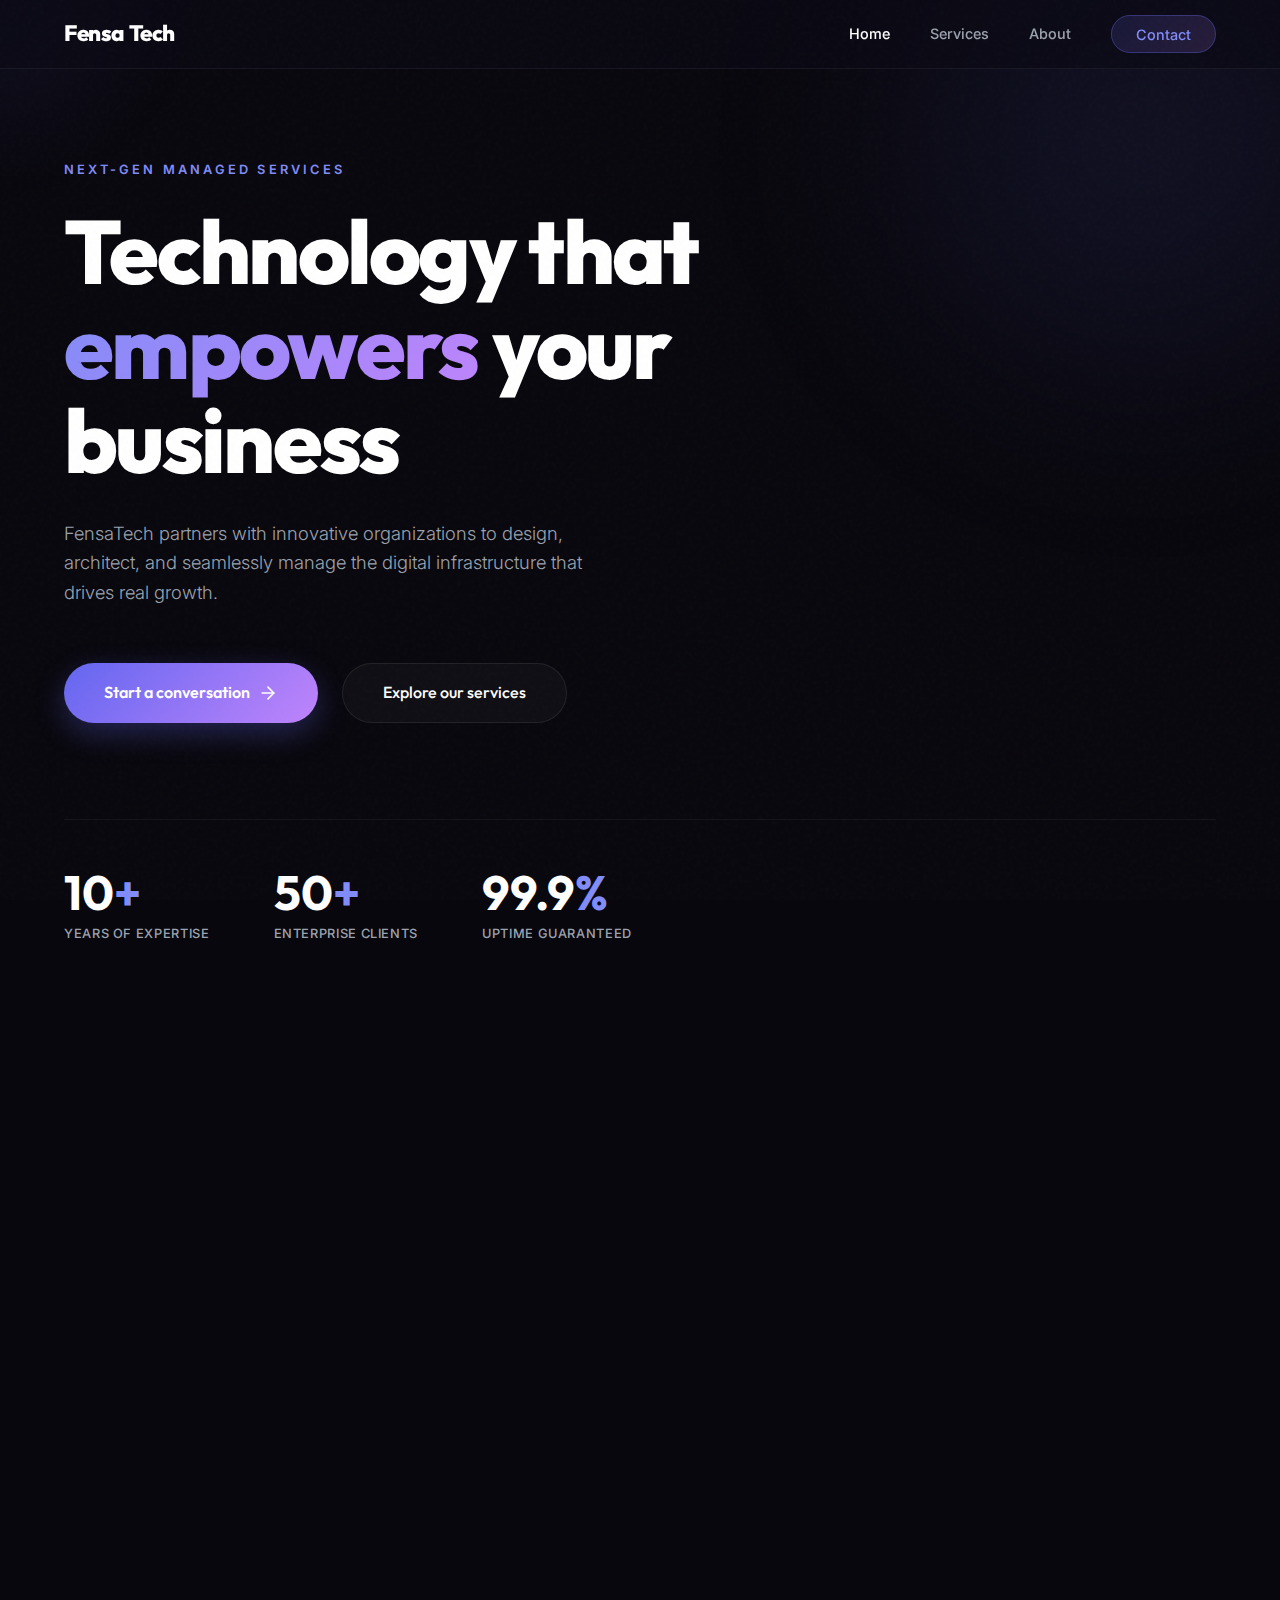
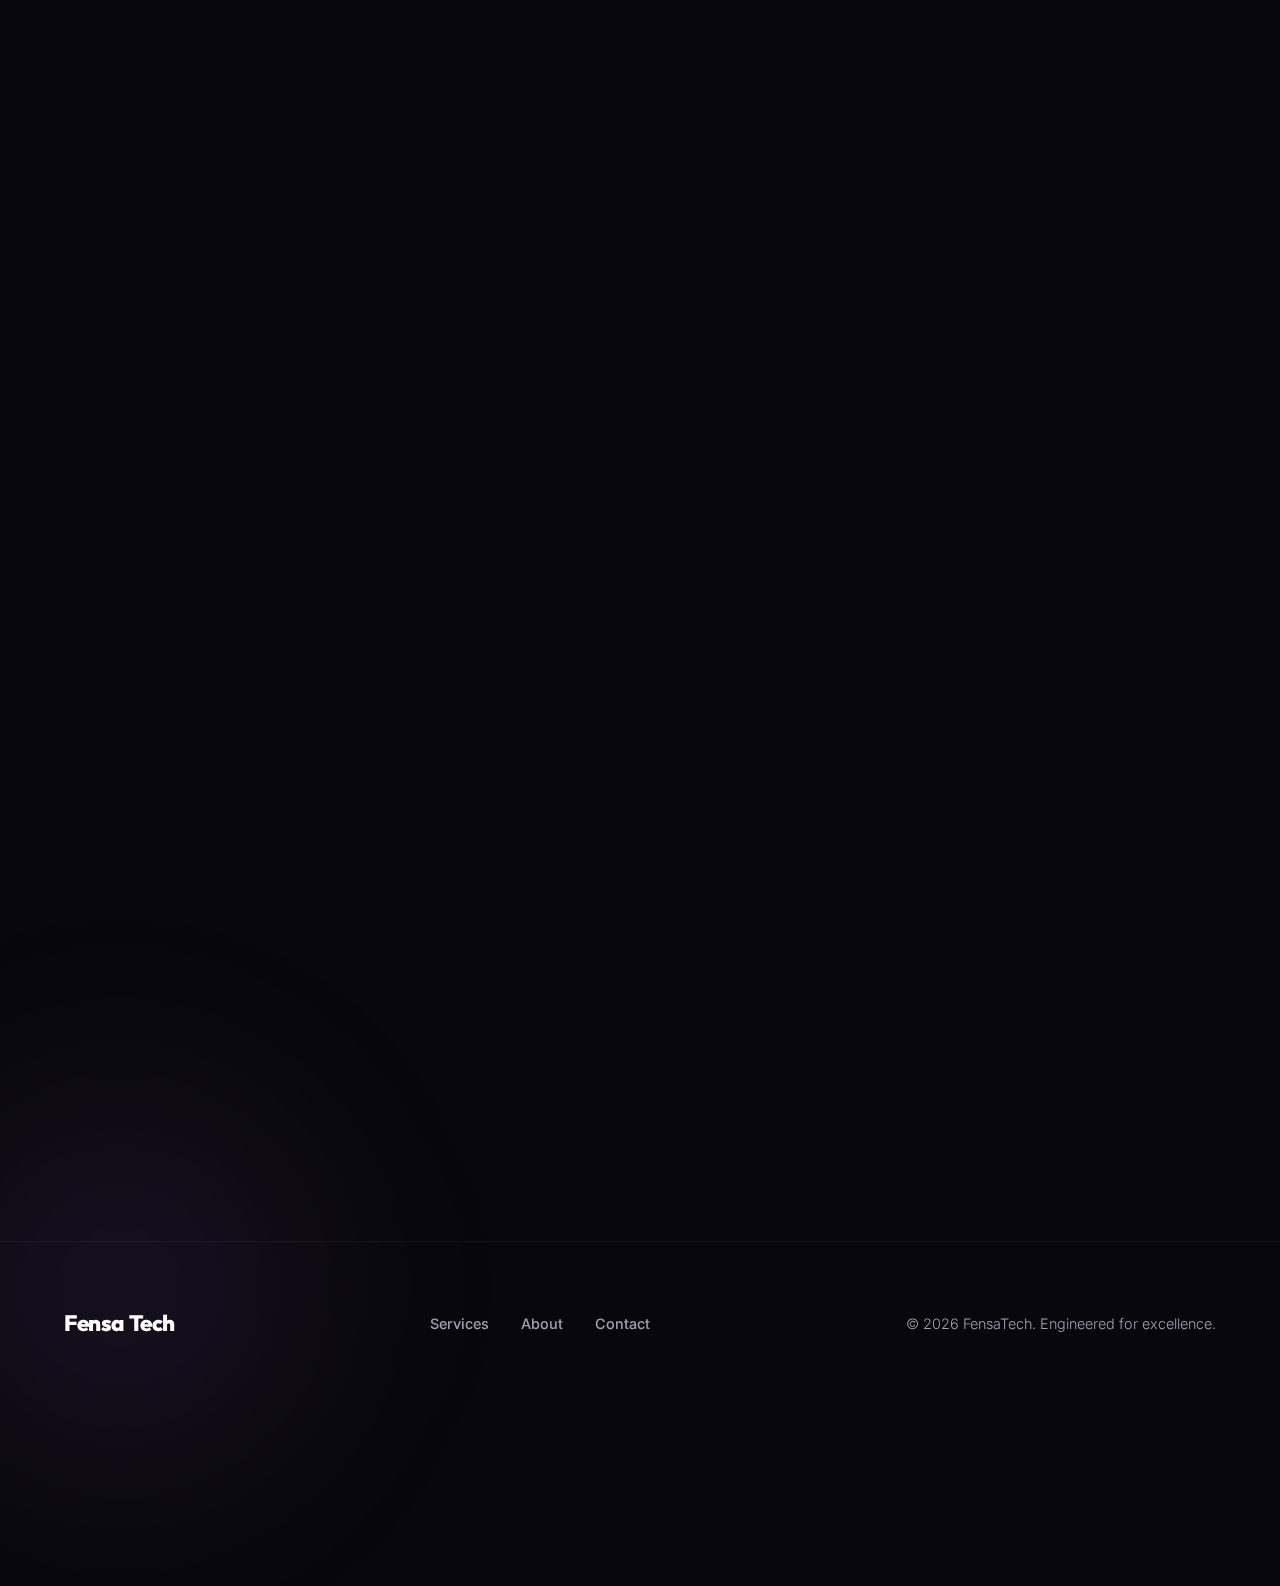
<file: index.html>
<!DOCTYPE html>
<html lang="en">

<head>
  <meta charset="UTF-8" />
  <meta name="viewport" content="width=device-width, initial-scale=1.0" />
  <title>FensaTech — Modern Consulting & Managed Services</title>
  <!-- Fonts imported in style.css -->
  <link rel="stylesheet" href="style.css">
  <style>
    /* ── PAGE SPECIFIC STYLES: INDEX ── */
    .hero {
      min-height: 100vh;
      display: flex;
      flex-direction: column;
      justify-content: center;
      padding: 10rem 4rem 5rem;
      position: relative;
    }

    .hero-label {
      font-size: 0.8rem;
      font-weight: 600;
      letter-spacing: 0.25em;
      text-transform: uppercase;
      color: var(--accent);
      margin-bottom: 1.5rem;
      animation: fadeUp 0.8s 0.2s cubic-bezier(0.165, 0.84, 0.44, 1) both;
    }

    .hero h1 {
      font-size: clamp(3rem, 7vw, 6.5rem);
      font-weight: 800;
      line-height: 1.05;
      color: var(--white);
      max-width: 14ch;
      animation: fadeUp 0.8s 0.35s cubic-bezier(0.165, 0.84, 0.44, 1) both;
    }

    .hero h1 em {
      background: linear-gradient(135deg, var(--accent) 0%, var(--accent2) 100%);
      -webkit-background-clip: text;
      color: transparent;
      font-style: normal;
    }

    .hero-sub {
      margin-top: 2rem;
      font-size: 1.15rem;
      color: var(--muted);
      max-width: 48ch;
      animation: fadeUp 0.8s 0.5s cubic-bezier(0.165, 0.84, 0.44, 1) both;
    }

    .hero-actions {
      display: flex;
      gap: 1.5rem;
      margin-top: 3.5rem;
      flex-wrap: wrap;
      animation: fadeUp 0.8s 0.65s cubic-bezier(0.165, 0.84, 0.44, 1) both;
    }

    .hero-stats {
      display: flex;
      gap: 4rem;
      margin-top: 6rem;
      padding-top: 3rem;
      border-top: 1px solid rgba(255, 255, 255, 0.05);
      flex-wrap: wrap;
      animation: fadeUp 0.8s 0.8s cubic-bezier(0.165, 0.84, 0.44, 1) both;
    }

    .stat-num {
      font-family: 'Outfit', sans-serif;
      font-size: 3rem;
      font-weight: 700;
      color: var(--white);
      line-height: 1;
    }

    .stat-num span {
      color: var(--accent);
    }

    .stat-label {
      font-size: 0.8rem;
      color: var(--muted);
      letter-spacing: 0.05em;
      text-transform: uppercase;
      margin-top: 0.5rem;
      font-weight: 500;
    }

    /* ── SERVICES PREVIEW ── */
    .services-grid {
      display: grid;
      grid-template-columns: repeat(auto-fit, minmax(300px, 1fr));
      gap: 2rem;
      margin-top: 4rem;
    }

    .service-card {
      padding: 3rem 2.5rem;
      display: flex;
      flex-direction: column;
      align-items: flex-start;
    }

    .service-icon {
      font-size: 2rem;
      background: linear-gradient(135deg, rgba(0, 229, 255, 0.1), rgba(186, 104, 200, 0.1));
      width: 60px;
      height: 60px;
      display: flex;
      align-items: center;
      justify-content: center;
      border-radius: 16px;
      color: var(--accent);
      margin-bottom: 2rem;
      border: 1px solid var(--border-glow);
    }

    .service-card h3 {
      font-size: 1.5rem;
      margin-bottom: 1rem;
    }

    .service-card p {
      font-size: 0.95rem;
      color: var(--muted);
      margin-bottom: 2rem;
      flex-grow: 1;
    }

    .service-link {
      color: var(--white);
      text-decoration: none;
      font-weight: 500;
      font-size: 0.9rem;
      display: inline-flex;
      align-items: center;
      gap: 0.5rem;
      transition: color 0.3s;
    }

    .service-card:hover .service-link {
      color: var(--accent);
      gap: 1rem;
    }

    .section-cta {
      margin-top: 4rem;
      text-align: center;
    }

    /* ── TRUST BAR ── */
    .trust {
      padding: 5rem 4rem;
      background: rgba(10, 12, 16, 0.5);
      border-top: 1px solid var(--border);
      border-bottom: 1px solid var(--border);
      text-align: center;
      position: relative;
      z-index: 10;
      backdrop-filter: blur(10px);
    }

    .trust p {
      font-size: 0.8rem;
      font-weight: 600;
      letter-spacing: 0.25em;
      text-transform: uppercase;
      color: var(--muted);
      margin-bottom: 3rem;
    }

    .trust-items {
      display: flex;
      gap: 4rem;
      justify-content: center;
      flex-wrap: wrap;
      align-items: center;
      opacity: 0.6;
    }

    /* Replaced specific industry names with abstract technical icons/typography for a generic modern vibe */
    .trust-item {
      font-family: 'Outfit', sans-serif;
      font-size: 1.4rem;
      font-weight: 800;
      color: var(--white);
      letter-spacing: 0.1em;
      filter: grayscale(1);
      transition: all 0.4s;
    }

    .trust-item:hover {
      filter: grayscale(0);
      transform: scale(1.05);
      color: var(--accent);
    }

    /* ── CTA BAND ── */
    .cta-band {
      text-align: center;
      display: flex;
      flex-direction: column;
      align-items: center;
      justify-content: center;
    }

    .cta-glass {
      padding: 5rem 4rem;
      max-width: 800px;
      width: 100%;
      text-align: center;
    }

    .cta-band p {
      color: var(--muted);
      margin-bottom: 3rem;
      max-width: 50ch;
      margin-left: auto;
      margin-right: auto;
      font-size: 1.1rem;
    }

    .cta-actions {
      display: flex;
      gap: 1.5rem;
      justify-content: center;
      flex-wrap: wrap;
    }

    @media (max-width: 900px) {
      .hero {
        padding: 9rem 2rem 4rem;
      }

      .hero h1 {
        font-size: 3.5rem;
      }

      .hero-stats {
        gap: 2rem;
        flex-direction: column;
      }

      .trust {
        padding: 4rem 2rem;
      }

      .trust-items {
        gap: 2rem;
      }

      .cta-glass {
        padding: 3rem 2rem;
      }
    }
  </style>
</head>

<body>
  
<!-- Background effects -->
<div class="bg-glow"></div>
<div class="bg-glow secondary"></div>

  <div id="mouse-glow"></div>
  <div class="glow-orb orb-1"></div>
  <div class="glow-orb orb-2"></div>

  <nav>
    <a href="index.html" class="logo">Fensa<span>Tech</span></a>
    <ul class="nav-links">
      <li><a href="index.html" class="active">Home</a></li>
      <li><a href="services.html">Services</a></li>
      <li><a href="about.html">About</a></li>
      <li><a href="contact.html" class="nav-cta">Contact</a></li>
    </ul>
    <button class="hamburger" id="hamburger" aria-label="Menu">
      <span></span><span></span><span></span>
    </button>
  </nav>

  <div class="mobile-menu" id="mobileMenu">
    <a href="index.html" class="active">Home</a>
    <a href="services.html">Services</a>
    <a href="about.html">About</a>
    <a href="contact.html" class="nav-cta">Contact</a>
  </div>

  <!-- HERO -->
  <section class="hero">
    <div class="hero-label">Next-Gen Managed Services</div>
    <h1>Technology that <em>empowers</em> your business</h1>
    <p class="hero-sub">FensaTech partners with innovative organizations to design, architect, and seamlessly manage the
      digital infrastructure that drives real growth.</p>
    <div class="hero-actions">
      <a href="contact.html" class="btn-primary">Start a conversation <svg width="20" height="20" viewBox="0 0 24 24"
          fill="none" stroke="currentColor" stroke-width="2" stroke-linecap="round" stroke-linejoin="round">
          <line x1="5" y1="12" x2="19" y2="12"></line>
          <polyline points="12 5 19 12 12 19"></polyline>
        </svg></a>
      <a href="services.html" class="btn-ghost">Explore our services</a>
    </div>
    <div class="hero-stats">
      <div>
        <div class="stat-num">10<span>+</span></div>
        <div class="stat-label">Years of expertise</div>
      </div>
      <div>
        <div class="stat-num">50<span>+</span></div>
        <div class="stat-label">Enterprise Clients</div>
      </div>
      <div>
        <div class="stat-num">99.9<span>%</span></div>
        <div class="stat-label">Uptime Guaranteed</div>
      </div>
    </div>
  </section>


  <!-- SERVICES PREVIEW -->
  <section class="section">
    <div class="reveal">
      <div class="section-label">Core Capabilities</div>
      <div class="section-title">Solutions architected for<br><em>modern demands</em></div>
    </div>

    <div class="services-grid reveal-stagger">
      <div class="service-card glass-card">
        <div class="service-icon"><svg width="28" height="28" viewBox="0 0 24 24" fill="none" stroke="currentColor"
            stroke-width="2">
            <rect x="2" y="3" width="20" height="14" rx="2" ry="2"></rect>
            <line x1="8" y1="21" x2="16" y2="21"></line>
            <line x1="12" y1="17" x2="12" y2="21"></line>
          </svg></div>
        <h3>Strategic IT Consulting</h3>
        <p>Master-level guidance to tightly align your technology investments and architecture directly with your core
          business objectives.</p>
        <a href="services.html" class="service-link">Learn more <span>→</span></a>
      </div>
      <div class="service-card glass-card">
        <div class="service-icon"><svg width="28" height="28" viewBox="0 0 24 24" fill="none" stroke="currentColor"
            stroke-width="2">
            <ellipse cx="12" cy="5" rx="9" ry="3"></ellipse>
            <path d="M21 12c0 1.66-4 3-9 3s-9-1.34-9-3"></path>
            <path d="M3 5v14c0 1.66 4 3 9 3s9-1.34 9-3V5"></path>
          </svg></div>
        <h3>Managed Infrastructure</h3>
        <p>Proactive, AI-driven monitoring and automated support of your entire IT environment, ensuring uninterrupted
          operations 24/7/365.</p>
        <a href="services.html" class="service-link">Learn more <span>→</span></a>
      </div>
      <div class="service-card glass-card">
        <div class="service-icon"><svg width="28" height="28" viewBox="0 0 24 24" fill="none" stroke="currentColor"
            stroke-width="2">
            <path d="M12 22s8-4 8-10V5l-8-3-8 3v7c0 6 8 10 8 10z"></path>
          </svg></div>
        <h3>Zero-Trust Security</h3>
        <p>Military-grade, end-to-end security architectures, vulnerability assessments, and active threat hunting to
          shield your digital assets.</p>
        <a href="services.html" class="service-link">Learn more <span>→</span></a>
      </div>
    </div>

    <div class="section-cta reveal">
      <a href="services.html" class="btn-ghost">View all solutions</a>
    </div>
  </section>

  <!-- CTA BAND -->
  <section class="section cta-band">
    <div class="cta-glass glass-card reveal">
      <div class="section-label">Initiate Transformation</div>
      <div class="section-title">Ready to elevate your <em>infrastructure</em>?</div>
      <p>Engage with our architects to discuss your technological hurdles. We build custom, high-performance
        environments tailored perfectly to your scale.</p>
      <div class="cta-actions">
        <a href="contact.html" class="btn-primary">Schedule consultation</a>
        <a href="about.html" class="btn-ghost">Discover our methodology</a>
      </div>
    </div>
  </section>

  <footer>
    <a href="index.html" class="logo">Fensa<span>Tech</span></a>
    <div class="footer-links">
      <a href="services.html">Services</a>
      <a href="about.html">About</a>
      <a href="contact.html">Contact</a>
    </div>
    <p>© 2026 FensaTech. Engineered for excellence.</p>
  </footer>

  <script src="main.js"></script>
</body>

</html>
</file>
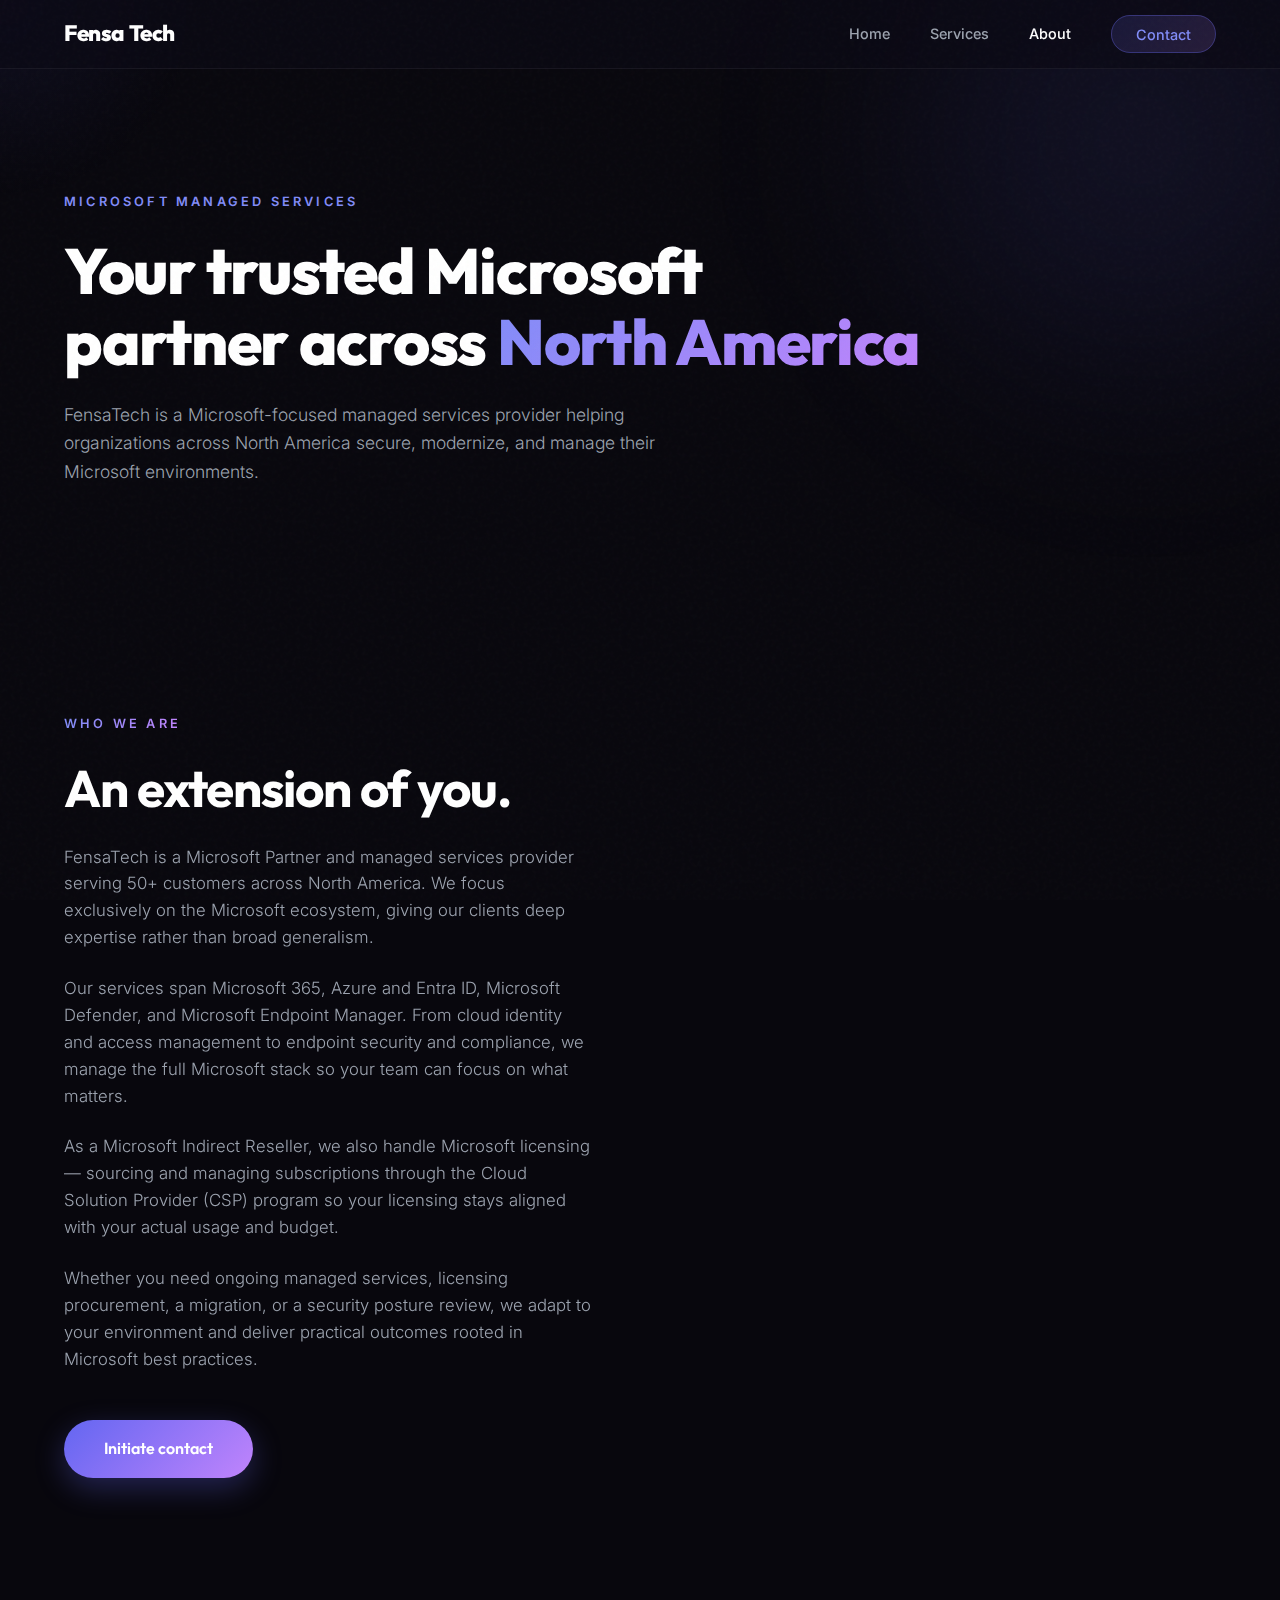
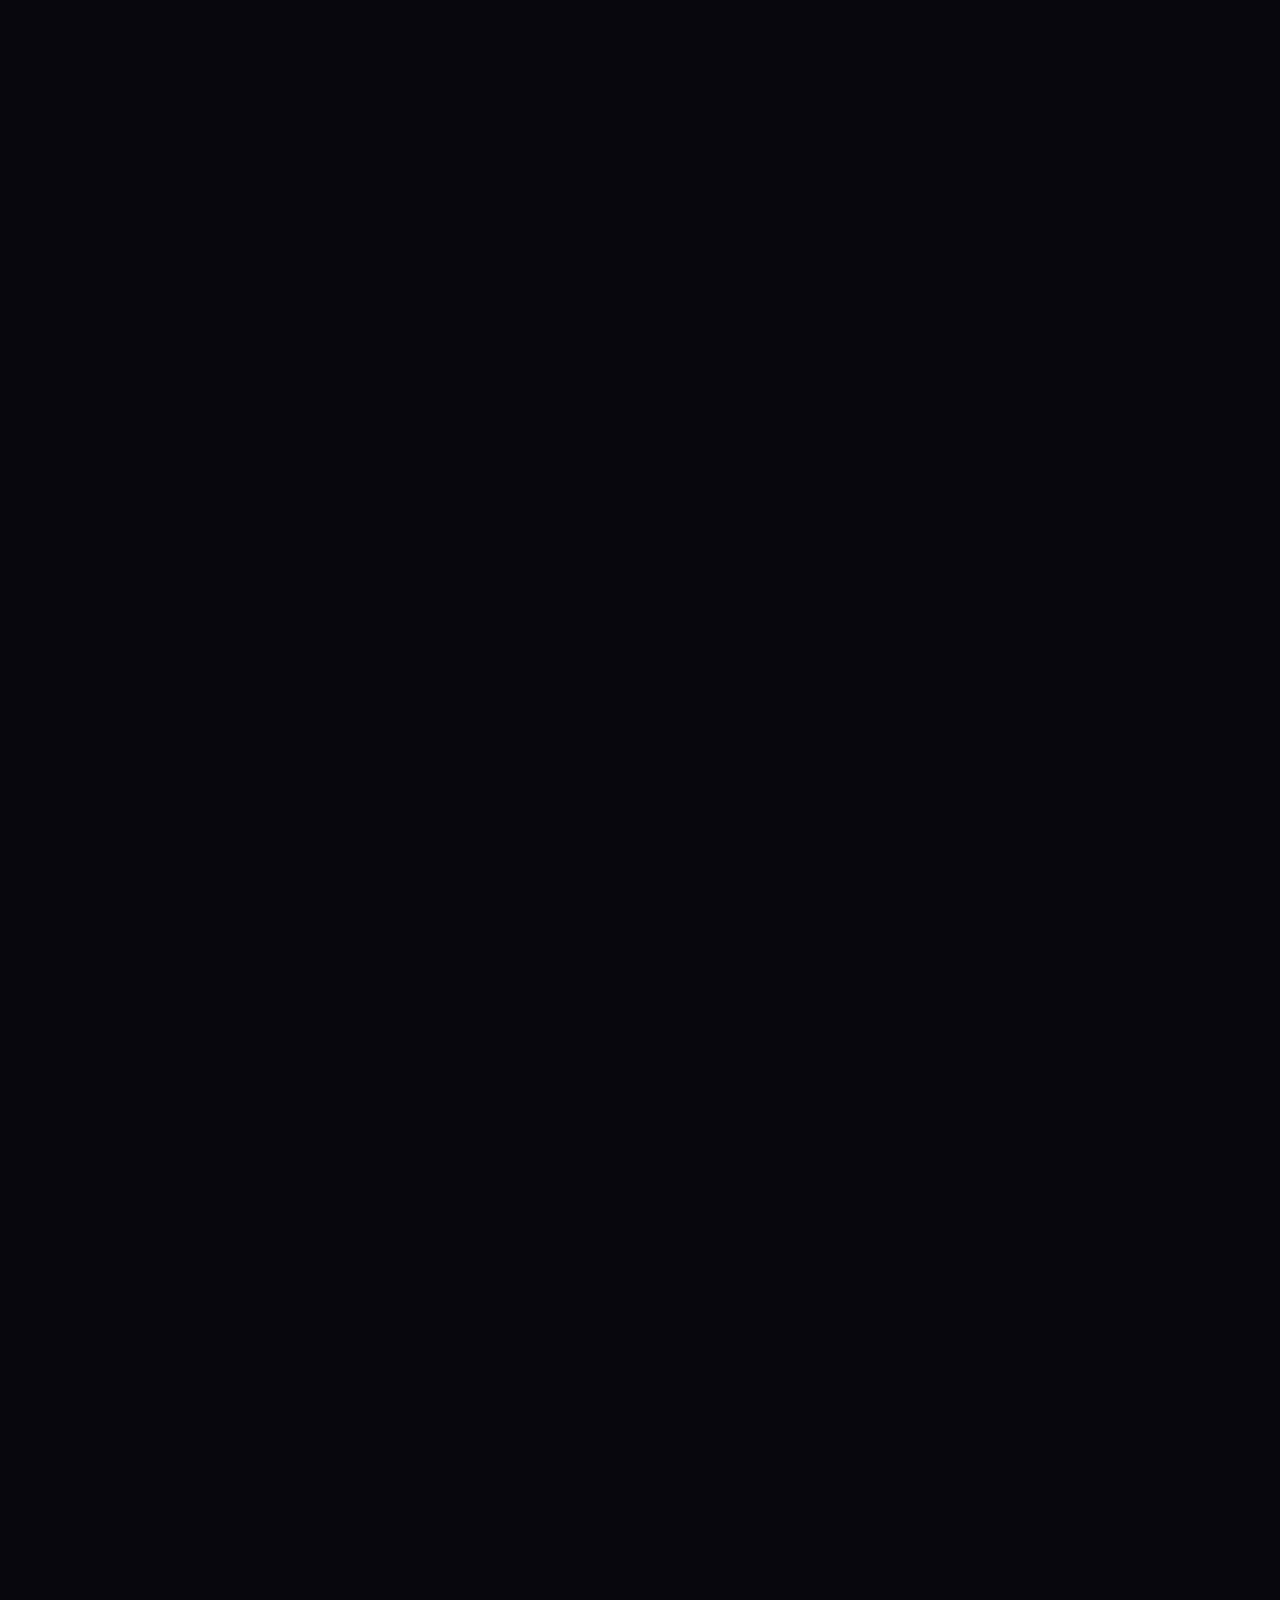
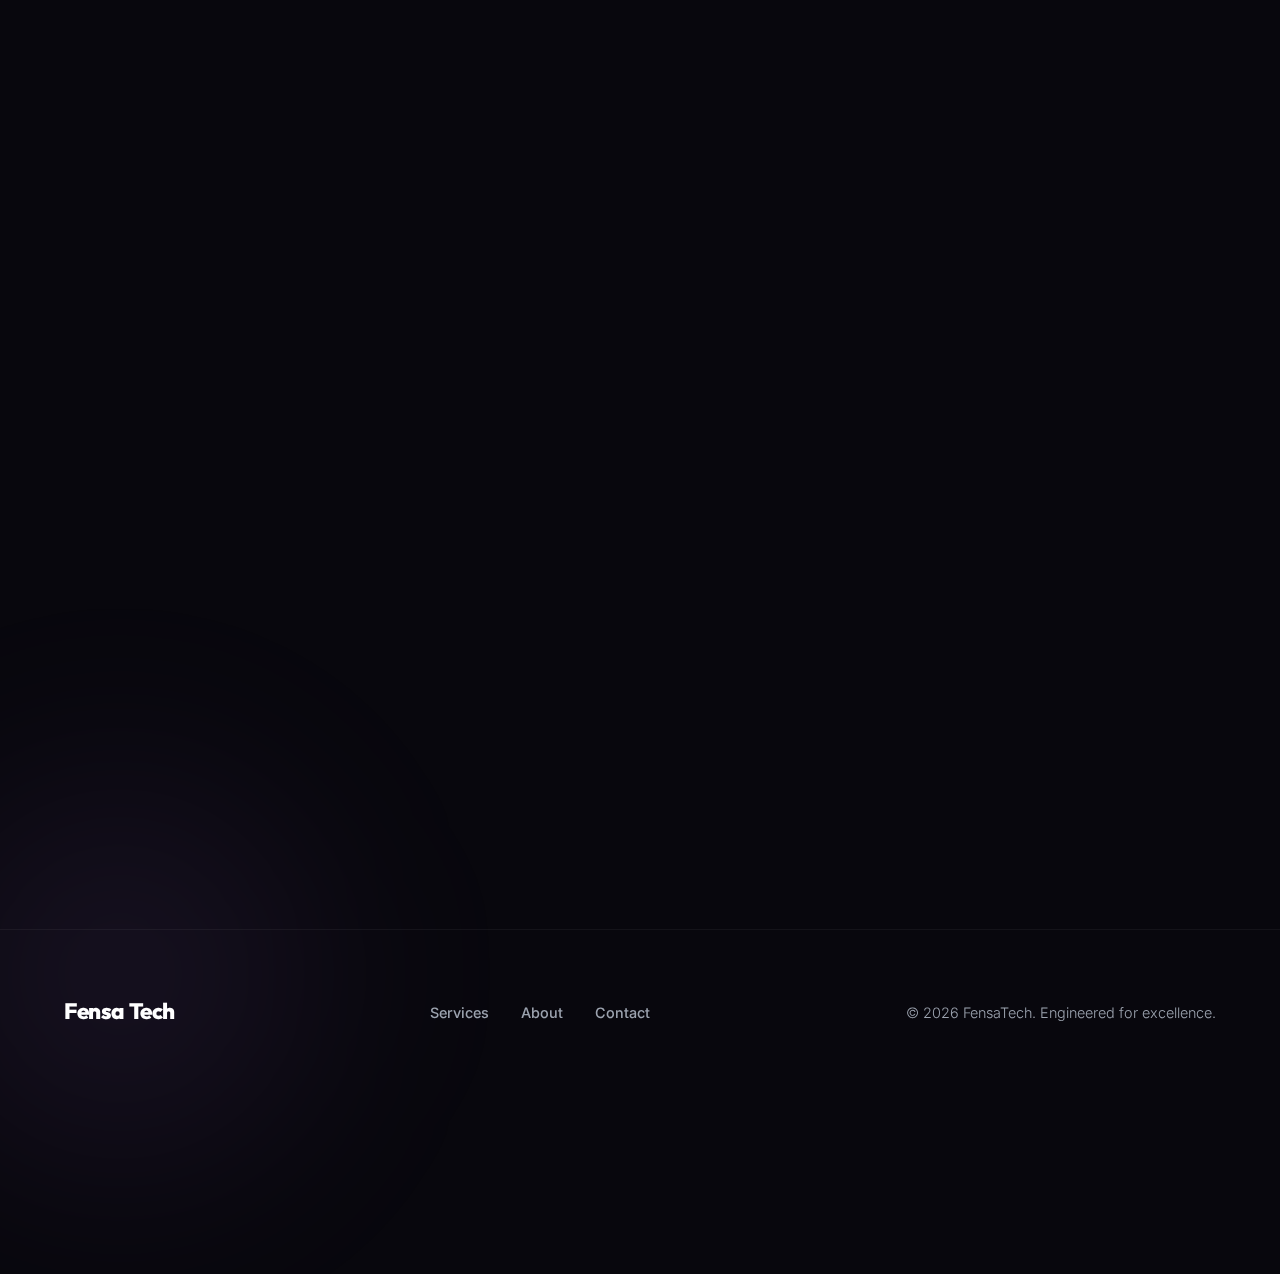
<file: about.html>
<!DOCTYPE html>
<html lang="en">

<head>
  <meta charset="UTF-8" />
  <meta name="viewport" content="width=device-width, initial-scale=1.0" />
  <title>About — FensaTech Microsoft Managed Services</title>
  <link rel="stylesheet" href="style.css">
  <style>
    /* ── PAGE SPECIFIC STYLES: ABOUT ── */
    .page-header {
      padding: 12rem 4rem 6rem;
      position: relative;
    }

    .page-label {
      font-size: 0.8rem;
      font-weight: 600;
      letter-spacing: 0.25em;
      text-transform: uppercase;
      color: var(--accent);
      margin-bottom: 1.5rem;
      animation: fadeUp 0.8s 0.2s cubic-bezier(0.165, 0.84, 0.44, 1) both;
    }

    .page-title {
      font-size: clamp(3rem, 5vw, 4.5rem);
      font-weight: 800;
      color: var(--white);
      letter-spacing: -0.02em;
      line-height: 1.1;
      max-width: 20ch;
      animation: fadeUp 0.8s 0.35s cubic-bezier(0.165, 0.84, 0.44, 1) both;
    }

    .page-title em {
      background: linear-gradient(135deg, var(--accent) 0%, var(--accent2) 100%);
      -webkit-background-clip: text;
      color: transparent;
      font-style: normal;
    }

    .page-sub {
      margin-top: 1.5rem;
      font-size: 1.1rem;
      color: var(--muted);
      max-width: 55ch;
      animation: fadeUp 0.8s 0.5s cubic-bezier(0.165, 0.84, 0.44, 1) both;
    }

    /* ── STORY ── */
    .story {
      display: grid;
      grid-template-columns: 1fr 1fr;
      gap: 6rem;
      align-items: center;
    }

    .story-text p {
      color: var(--muted);
      margin-bottom: 1.5rem;
      font-size: 1.05rem;
    }

    .story-stats {
      display: grid;
      grid-template-columns: 1fr 1fr;
      gap: 1.5rem;
    }

    .story-stat {
      padding: 2.5rem 2rem;
      text-align: center;
    }

    .story-stat-num {
      font-family: 'Outfit', sans-serif;
      font-size: 3.5rem;
      font-weight: 800;
      color: var(--accent);
      line-height: 1;
    }

    .story-stat-label {
      font-size: 0.8rem;
      font-weight: 600;
      color: var(--white);
      text-transform: uppercase;
      letter-spacing: 0.1em;
      margin-top: 0.75rem;
    }

    /* ── VALUES ── */
    .values-grid {
      display: grid;
      grid-template-columns: repeat(auto-fit, minmax(300px, 1fr));
      gap: 2rem;
      margin-top: 4rem;
    }

    .value-card {
      padding: 3rem;
    }

    .value-num {
      font-family: 'Outfit', sans-serif;
      font-size: 4rem;
      font-weight: 800;
      color: rgba(255, 255, 255, 0.05);
      line-height: 1;
      margin-bottom: 2rem;
      position: absolute;
      right: 2rem;
      top: 2rem;
      pointer-events: none;
    }

    .value-icon {
      font-size: 2rem;
      color: var(--accent);
      margin-bottom: 1.5rem;
    }

    .value-card h3 {
      font-size: 1.5rem;
      font-weight: 700;
      color: var(--white);
      margin-bottom: 1rem;
    }

    .value-card p {
      font-size: 0.95rem;
      color: var(--muted);
      line-height: 1.7;
    }

    /* ── TEAM ── */
    .team-grid {
      display: grid;
      grid-template-columns: repeat(auto-fit, minmax(280px, 1fr));
      gap: 2rem;
      margin-top: 4rem;
    }

    .team-card {
      padding: 3rem 2rem;
      text-align: center;
    }

    /* Replaced initials with abstract abstract tech symbols indicating NO humans */
    .team-avatar {
      height: 120px;
      width: 120px;
      margin: 0 auto 2rem;
      border-radius: 50%;
      background: linear-gradient(135deg, rgba(0, 229, 255, 0.1), rgba(186, 104, 200, 0.1));
      border: 1px solid var(--border-glow);
      display: flex;
      align-items: center;
      justify-content: center;
      color: var(--accent);
    }

    .team-avatar svg {
      width: 50px;
      height: 50px;
      stroke-width: 1.5;
    }

    .team-info h3 {
      font-size: 1.25rem;
      font-weight: 700;
      color: var(--white);
      margin-bottom: 0.5rem;
    }

    .team-info .role {
      font-size: 0.8rem;
      font-weight: 600;
      color: var(--accent2);
      text-transform: uppercase;
      letter-spacing: 0.1em;
      margin-bottom: 1rem;
    }

    .team-info p {
      font-size: 0.9rem;
      color: var(--muted);
    }

    /* ── CTA ── */
    .cta-band {
      text-align: center;
      display: flex;
      flex-direction: column;
      align-items: center;
      justify-content: center;
    }

    .cta-glass {
      padding: 5rem 4rem;
      max-width: 800px;
      width: 100%;
      text-align: center;
    }

    .cta-band p {
      color: var(--muted);
      margin-bottom: 3rem;
      max-width: 50ch;
      margin-left: auto;
      margin-right: auto;
      font-size: 1.1rem;
    }

    @media (max-width: 900px) {
      .story {
        grid-template-columns: 1fr;
        gap: 4rem;
      }

      .story-stats {
        grid-template-columns: 1fr 1fr;
      }

      .cta-glass {
        padding: 3rem 2rem;
      }
    }
  </style>
</head>

<body>

  <div id="mouse-glow"></div>
  <div class="glow-orb orb-1"></div>
  <div class="glow-orb orb-2"></div>

  <nav>
    <a href="index.html" class="logo">Fensa<span>Tech</span></a>
    <ul class="nav-links">
      <li><a href="index.html">Home</a></li>
      <li><a href="services.html">Services</a></li>
      <li><a href="about.html" class="active">About</a></li>
      <li><a href="contact.html" class="nav-cta">Contact</a></li>
    </ul>
    <button class="hamburger" id="hamburger" aria-label="Menu">
      <span></span><span></span><span></span>
    </button>
  </nav>

  <div class="mobile-menu" id="mobileMenu">
    <a href="index.html">Home</a>
    <a href="services.html">Services</a>
    <a href="about.html" class="active">About</a>
    <a href="contact.html" class="nav-cta">Contact</a>
  </div>

  <!-- PAGE HEADER -->
  <div class="page-header">
    <div class="page-label">Microsoft Managed Services</div>
    <h1 class="page-title">Your trusted Microsoft partner across <em>North America</em></h1>
    <p class="page-sub">FensaTech is a Microsoft-focused managed services provider helping organizations across North
      America secure, modernize, and manage their Microsoft environments.</p>
  </div>

  <!-- STORY -->
  <section class="section">
    <div class="story">
      <div class="story-text reveal">
        <div class="section-label">Who We Are</div>
        <div class="section-title">An extension of you.</div>
        <p>FensaTech is a Microsoft Partner and managed services provider serving 50+ customers across North America. We
          focus exclusively on the Microsoft ecosystem, giving our clients deep expertise rather than broad generalism.
        </p>
        <p>Our services span Microsoft 365, Azure and Entra ID, Microsoft Defender, and Microsoft Endpoint Manager. From
          cloud identity and access management to endpoint security and compliance, we manage the full Microsoft stack so
          your team can focus on what matters.</p>
        <p>As a Microsoft Indirect Reseller, we also handle Microsoft licensing — sourcing and managing subscriptions
          through the Cloud Solution Provider (CSP) program so your licensing stays aligned with your actual usage and
          budget.</p>
        <p>Whether you need ongoing managed services, licensing procurement, a migration, or a security posture review,
          we adapt to your environment and deliver practical outcomes rooted in Microsoft best practices.</p>
        <div style="margin-top:3rem">
          <a href="contact.html" class="btn-primary">Initiate contact</a>
        </div>
      </div>
      <div class="story-stats reveal-stagger">
        <div class="story-stat glass-card">
          <div class="story-stat-num">50+</div>
          <div class="story-stat-label">Customers Served</div>
        </div>
        <div class="story-stat glass-card">
          <div class="story-stat-num">CSP</div>
          <div class="story-stat-label">Indirect Reseller</div>
        </div>
        <div class="story-stat glass-card">
          <div class="story-stat-num">99.9</div>
          <div class="story-stat-label">Uptime Delivered</div>
        </div>
        <div class="story-stat glass-card">
          <div class="story-stat-num">&lt;5m</div>
          <div class="story-stat-label">Response Time</div>
        </div>
      </div>
    </div>
  </section>

  <!-- VALUES -->
  <section class="section">
    <div class="reveal">
      <div class="section-label">Our Principles</div>
      <div class="section-title">How we work</div>
    </div>
    <div class="values-grid reveal-stagger">
      <div class="value-card glass-card">
        <div class="value-num">01</div>
        <div class="value-icon"><svg width="24" height="24" viewBox="0 0 24 24" fill="none" stroke="currentColor"
            stroke-width="2">
            <polyline points="4 7 4 4 20 4 20 7"></polyline>
            <line x1="9" y1="20" x2="15" y2="20"></line>
            <line x1="12" y1="4" x2="12" y2="20"></line>
          </svg></div>
        <h3>Microsoft-First Focus</h3>
        <p>We specialize exclusively in the Microsoft ecosystem — Microsoft 365, Azure, Entra ID, Defender, and
          Endpoint Manager — so you get deep expertise, not generalist guesswork.</p>
      </div>
      <div class="value-card glass-card">
        <div class="value-num">02</div>
        <div class="value-icon"><svg width="24" height="24" viewBox="0 0 24 24" fill="none" stroke="currentColor"
            stroke-width="2">
            <circle cx="12" cy="12" r="10"></circle>
            <line x1="12" y1="16" x2="12" y2="12"></line>
            <line x1="12" y1="8" x2="12.01" y2="8"></line>
          </svg></div>
        <h3>Transparent Partnership</h3>
        <p>Clear communication at every step. We translate complex Microsoft configurations into plain business outcomes
          so you always know what we're doing and why.</p>
      </div>
      <div class="value-card glass-card">
        <div class="value-num">03</div>
        <div class="value-icon"><svg width="24" height="24" viewBox="0 0 24 24" fill="none" stroke="currentColor"
            stroke-width="2">
            <polygon points="12 2 2 7 12 12 22 7 12 2"></polygon>
            <polyline points="2 17 12 22 22 17"></polyline>
            <polyline points="2 12 12 17 22 12"></polyline>
          </svg></div>
        <h3>Proactive Managed Services</h3>
        <p>We don't wait for issues to surface. Our managed services model keeps your Microsoft environment monitored,
          patched, and secured around the clock — so you can focus on running your business.</p>
      </div>
    </div>
  </section>

  <!-- TEAM -->
  <section class="section">
    <div class="reveal">
      <div class="section-label">Our Team</div>
      <div class="section-title">Microsoft specialists</div>
    </div>
    <div class="team-grid reveal-stagger">
      <div class="team-card glass-card">
        <div class="team-avatar">
          <svg viewBox="0 0 24 24" fill="none" stroke="currentColor">
            <path d="M12 2L2 7l10 5 10-5-10-5zM2 17l10 5 10-5M2 12l10 5 10-5" />
          </svg>
        </div>
        <div class="team-info">
          <h3>Microsoft 365 & Azure</h3>
          <div class="role">Microsoft 365 & Azure Lead</div>
          <p>Deep expertise in Microsoft 365 and Azure deployments. Specializes in tenant migrations, Entra ID
            configuration, and hybrid identity architectures.</p>
        </div>
      </div>
      <div class="team-card glass-card">
        <div class="team-avatar">
          <svg viewBox="0 0 24 24" fill="none" stroke="currentColor">
            <circle cx="12" cy="12" r="3" />
            <path
              d="M19.4 15a1.65 1.65 0 0 0 .33 1.82l.06.06a2 2 0 0 1 0 2.83 2 2 0 0 1-2.83 0l-.06-.06a1.65 1.65 0 0 0-1.82-.33 1.65 1.65 0 0 0-1 1.51V21a2 2 0 0 1-2 2 2 2 0 0 1-2-2v-.09A1.65 1.65 0 0 0 9 19.4a1.65 1.65 0 0 0-1.82.33l-.06.06a2 2 0 0 1-2.83 0 2 2 0 0 1 0-2.83l.06-.06a1.65 1.65 0 0 0 .33-1.82 1.65 1.65 0 0 0-1.51-1H3a2 2 0 0 1-2-2 2 2 0 0 1 2-2h.09A1.65 1.65 0 0 0 4.6 9a1.65 1.65 0 0 0-.33-1.82l-.06-.06a2 2 0 0 1 0-2.83 2 2 0 0 1 2.83 0l.06.06a1.65 1.65 0 0 0 1.82.33H9a1.65 1.65 0 0 0 1-1.51V3a2 2 0 0 1 2-2 2 2 0 0 1 2 2v.09a1.65 1.65 0 0 0 1 1.51 1.65 1.65 0 0 0 1.82-.33l.06-.06a2 2 0 0 1 2.83 0 2 2 0 0 1 0 2.83l-.06.06a1.65 1.65 0 0 0-.33 1.82V9a1.65 1.65 0 0 0 1.51 1H21a2 2 0 0 1 2 2 2 2 0 0 1-2 2h-.09a1.65 1.65 0 0 0-1.51 1z" />
          </svg>
        </div>
        <div class="team-info">
          <h3>Endpoint & Device Management</h3>
          <div class="role">Endpoint & Device Management Lead</div>
          <p>Microsoft Certified expert in Endpoint Manager and Intune. Manages device compliance, policy rollouts, and
            application deployment across customer environments.</p>
        </div>
      </div>
      <div class="team-card glass-card">
        <div class="team-avatar">
          <svg viewBox="0 0 24 24" fill="none" stroke="currentColor">
            <path d="M12 22s8-4 8-10V5l-8-3-8 3v7c0 6 8 10 8 10z" />
          </svg>
        </div>
        <div class="team-info">
          <h3>Security & Defender</h3>
          <div class="role">Security & Defender Lead</div>
          <p>Specialist in Microsoft Defender suite and zero-trust security models. Hardens customer environments
            against threats using Microsoft's native security tooling.</p>
        </div>
      </div>
    </div>
  </section>

  <!-- CTA -->
  <section class="section cta-band reveal">
    <div class="cta-glass glass-card">
      <div class="section-label">Get in Touch</div>
      <div class="section-title">Ready to modernize your Microsoft environment?</div>
      <p>We work with organizations across North America to manage, secure, and optimize their Microsoft stack. Let's
        talk about what we can do for you.</p>
      <a href="contact.html" class="btn-primary">Contact Us</a>
    </div>
  </section>

  <footer>
    <a href="index.html" class="logo">Fensa<span>Tech</span></a>
    <div class="footer-links">
      <a href="services.html">Services</a>
      <a href="about.html">About</a>
      <a href="contact.html">Contact</a>
    </div>
    <p>© 2026 FensaTech. Engineered for excellence.</p>
  </footer>

  <script src="main.js"></script>
</body>

</html>
</file>
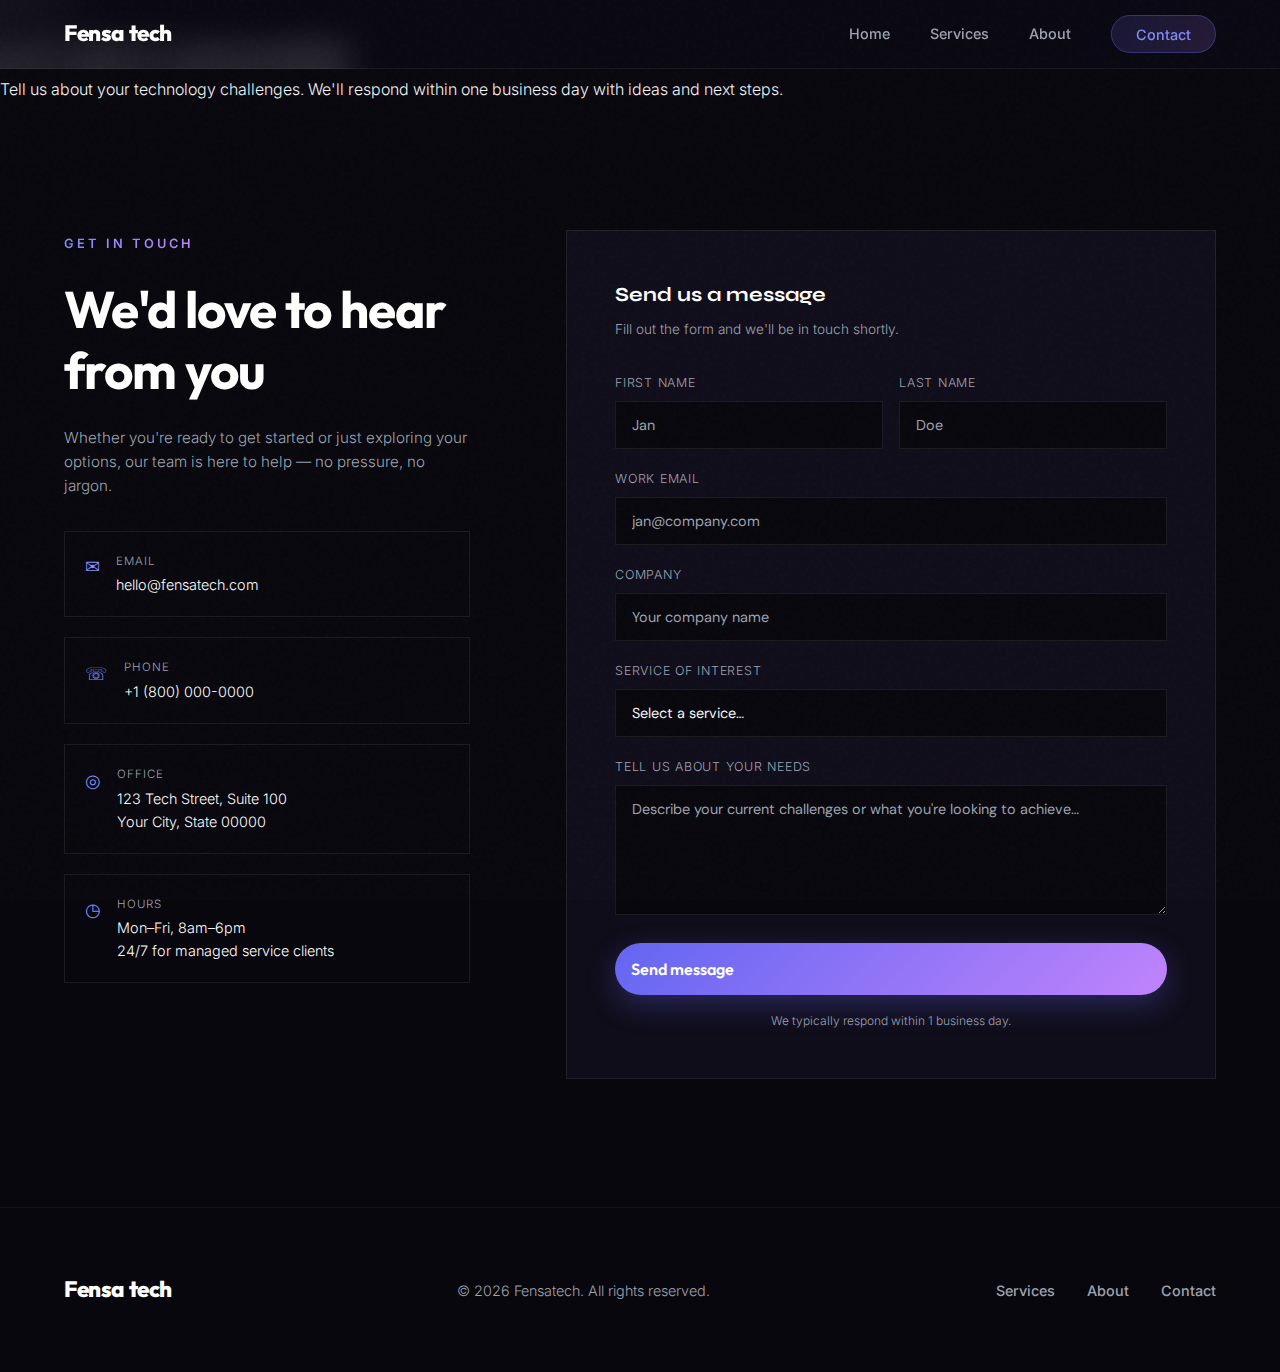
<file: contact.html>
<!DOCTYPE html>
<html lang="en">
<head>
  <meta charset="UTF-8"/>
  <meta name="viewport" content="width=device-width, initial-scale=1.0"/>
  <title>Contact — Fensatech</title>
  <link rel="preconnect" href="https://fonts.googleapis.com">
  <link href="https://fonts.googleapis.com/css2?family=Syne:wght@400;600;700;800&family=DM+Sans:ital,wght@0,300;0,400;0,500;1,300&display=swap" rel="stylesheet">
  <link rel="stylesheet" href="style.css">
  <style>
    /* ── CONTACT LAYOUT ── */
    .contact-layout {
      display: grid;
      grid-template-columns: 1fr 1.6fr;
      gap: 6rem;
      align-items: start;
    }

    /* ── INFO SIDE ── */
    .contact-info .section-title { margin-bottom: 1.5rem; }
    .contact-info p { color: var(--muted); font-size: 0.95rem; margin-bottom: 2rem; }

    .contact-details { display: flex; flex-direction: column; gap: 1.25rem; margin-bottom: 2.5rem; }
    .contact-detail {
      display: flex;
      gap: 1rem;
      align-items: flex-start;
      padding: 1.25rem;
      border: 1px solid var(--border);
      transition: border-color 0.3s;
    }
    .contact-detail:hover { border-color: rgba(0,229,255,0.3); }
    .detail-icon { color: var(--accent); font-size: 1.1rem; margin-top: 0.1rem; flex-shrink: 0; }
    .detail-label { font-size: 0.72rem; color: var(--muted); text-transform: uppercase; letter-spacing: 0.08em; margin-bottom: 0.2rem; }
    .detail-value { font-size: 0.9rem; color: var(--white); }

    /* ── FORM ── */
    .contact-form {
      background: var(--surface);
      border: 1px solid var(--border);
      padding: 3rem;
    }
    .form-title { font-family: 'Syne', sans-serif; font-size: 1.25rem; font-weight: 700; color: var(--white); margin-bottom: 0.5rem; }
    .form-sub { font-size: 0.85rem; color: var(--muted); margin-bottom: 2rem; }

    .form-row { display: grid; grid-template-columns: 1fr 1fr; gap: 1rem; }
    .form-group { display: flex; flex-direction: column; gap: 0.5rem; margin-bottom: 1.25rem; }
    .form-group label { font-size: 0.78rem; color: var(--muted); text-transform: uppercase; letter-spacing: 0.06em; }
    .form-group input,
    .form-group select,
    .form-group textarea {
      background: var(--bg);
      border: 1px solid var(--border);
      color: var(--text);
      font-family: 'DM Sans', sans-serif;
      font-size: 0.9rem;
      padding: 0.875rem 1rem;
      outline: none;
      transition: border-color 0.2s;
      width: 100%;
      resize: vertical;
    }
    .form-group input:focus,
    .form-group select:focus,
    .form-group textarea:focus { border-color: var(--accent); }
    .form-group select { appearance: none; cursor: pointer; }
    .form-group textarea { min-height: 130px; }

    .form-group input::placeholder,
    .form-group textarea::placeholder { color: var(--muted); }

    .form-submit { width: 100%; padding: 1rem; font-size: 1rem; margin-top: 0.5rem; cursor: pointer; }

    .form-notice { font-size: 0.75rem; color: var(--muted); margin-top: 1rem; text-align: center; }

    /* ── SUCCESS ── */
    .form-success {
      display: none;
      text-align: center;
      padding: 3rem 1rem;
    }
    .success-icon { font-size: 3rem; color: var(--accent); margin-bottom: 1rem; }
    .form-success h3 { font-family: 'Syne', sans-serif; font-size: 1.25rem; color: var(--white); margin-bottom: 0.5rem; }
    .form-success p { color: var(--muted); font-size: 0.9rem; }

    @media (max-width: 900px) {
      .contact-layout { grid-template-columns: 1fr; gap: 3rem; }
      .contact-form { padding: 2rem 1.5rem; }
      .form-row { grid-template-columns: 1fr; }
    }
  </style>
</head>
<body>

<nav>
  <a href="index.html" class="logo">Fensa<span>tech</span></a>
  <ul class="nav-links">
    <li><a href="index.html">Home</a></li>
    <li><a href="services.html">Services</a></li>
    <li><a href="about.html">About</a></li>
    <li><a href="contact.html" class="nav-cta">Contact</a></li>
  </ul>
  <button class="hamburger" id="hamburger" aria-label="Menu">
    <span></span><span></span><span></span>
  </button>
</nav>

<div class="mobile-menu" id="mobileMenu">
  <a href="index.html">Home</a>
  <a href="services.html">Services</a>
  <a href="about.html">About</a>
  <a href="contact.html" class="m-cta">Contact</a>
</div>

<!-- PAGE HEADER -->
<div class="page-header">
  <div class="page-header-glow"></div>
  <div class="page-label">Reach out</div>
  <h1 class="page-title">Let's start a <em>conversation</em></h1>
  <p class="page-sub">Tell us about your technology challenges. We'll respond within one business day with ideas and next steps.</p>
</div>

<!-- CONTACT SECTION -->
<section class="section">
  <div class="contact-layout">

    <!-- INFO -->
    <div class="contact-info reveal">
      <div class="section-label">Get in touch</div>
      <div class="section-title">We'd love to hear from you</div>
      <p>Whether you're ready to get started or just exploring your options, our team is here to help — no pressure, no jargon.</p>

      <div class="contact-details">
        <div class="contact-detail">
          <div class="detail-icon">✉</div>
          <div>
            <div class="detail-label">Email</div>
            <div class="detail-value">hello@fensatech.com</div>
          </div>
        </div>
        <div class="contact-detail">
          <div class="detail-icon">☏</div>
          <div>
            <div class="detail-label">Phone</div>
            <div class="detail-value">+1 (800) 000-0000</div>
          </div>
        </div>
        <div class="contact-detail">
          <div class="detail-icon">◎</div>
          <div>
            <div class="detail-label">Office</div>
            <div class="detail-value">123 Tech Street, Suite 100<br>Your City, State 00000</div>
          </div>
        </div>
        <div class="contact-detail">
          <div class="detail-icon">◷</div>
          <div>
            <div class="detail-label">Hours</div>
            <div class="detail-value">Mon–Fri, 8am–6pm<br>24/7 for managed service clients</div>
          </div>
        </div>
      </div>
    </div>

    <!-- FORM -->
    <div class="contact-form reveal">
      <div id="formWrap">
        <div class="form-title">Send us a message</div>
        <div class="form-sub">Fill out the form and we'll be in touch shortly.</div>

        <div class="form-row">
          <div class="form-group">
            <label for="fname">First name</label>
            <input type="text" id="fname" placeholder="Jan" />
          </div>
          <div class="form-group">
            <label for="lname">Last name</label>
            <input type="text" id="lname" placeholder="Doe" />
          </div>
        </div>

        <div class="form-group">
          <label for="email">Work email</label>
          <input type="email" id="email" placeholder="jan@company.com" />
        </div>

        <div class="form-group">
          <label for="company">Company</label>
          <input type="text" id="company" placeholder="Your company name" />
        </div>

        <div class="form-group">
          <label for="service">Service of interest</label>
          <select id="service">
            <option value="" disabled selected>Select a service…</option>
            <option>IT Consulting</option>
            <option>Managed IT Services</option>
            <option>Cloud Solutions</option>
            <option>Cybersecurity</option>
            <option>Network & Infrastructure</option>
            <option>Digital Transformation</option>
            <option>Not sure yet</option>
          </select>
        </div>

        <div class="form-group">
          <label for="message">Tell us about your needs</label>
          <textarea id="message" placeholder="Describe your current challenges or what you're looking to achieve…"></textarea>
        </div>

        <button class="btn-primary form-submit" id="submitBtn" onclick="handleSubmit()">Send message</button>
        <p class="form-notice">We typically respond within 1 business day.</p>
      </div>

      <div class="form-success" id="formSuccess">
        <div class="success-icon">✓</div>
        <h3>Message received!</h3>
        <p>Thanks for reaching out. A member of our team will be in touch within one business day.</p>
      </div>
    </div>

  </div>
</section>

<footer>
  <a href="index.html" class="logo">Fensa<span>tech</span></a>
  <p>© 2026 Fensatech. All rights reserved.</p>
  <div class="footer-links">
    <a href="services.html">Services</a>
    <a href="about.html">About</a>
    <a href="contact.html">Contact</a>
  </div>
</footer>

<script src="main.js"></script>
<script>
  function handleSubmit() {
    const email = document.getElementById('email').value;
    const fname = document.getElementById('fname').value;
    if (!fname || !email) {
      alert('Please fill in at least your name and email.');
      return;
    }
    document.getElementById('formWrap').style.display = 'none';
    document.getElementById('formSuccess').style.display = 'block';
  }
</script>
</body>
</html>
</file>
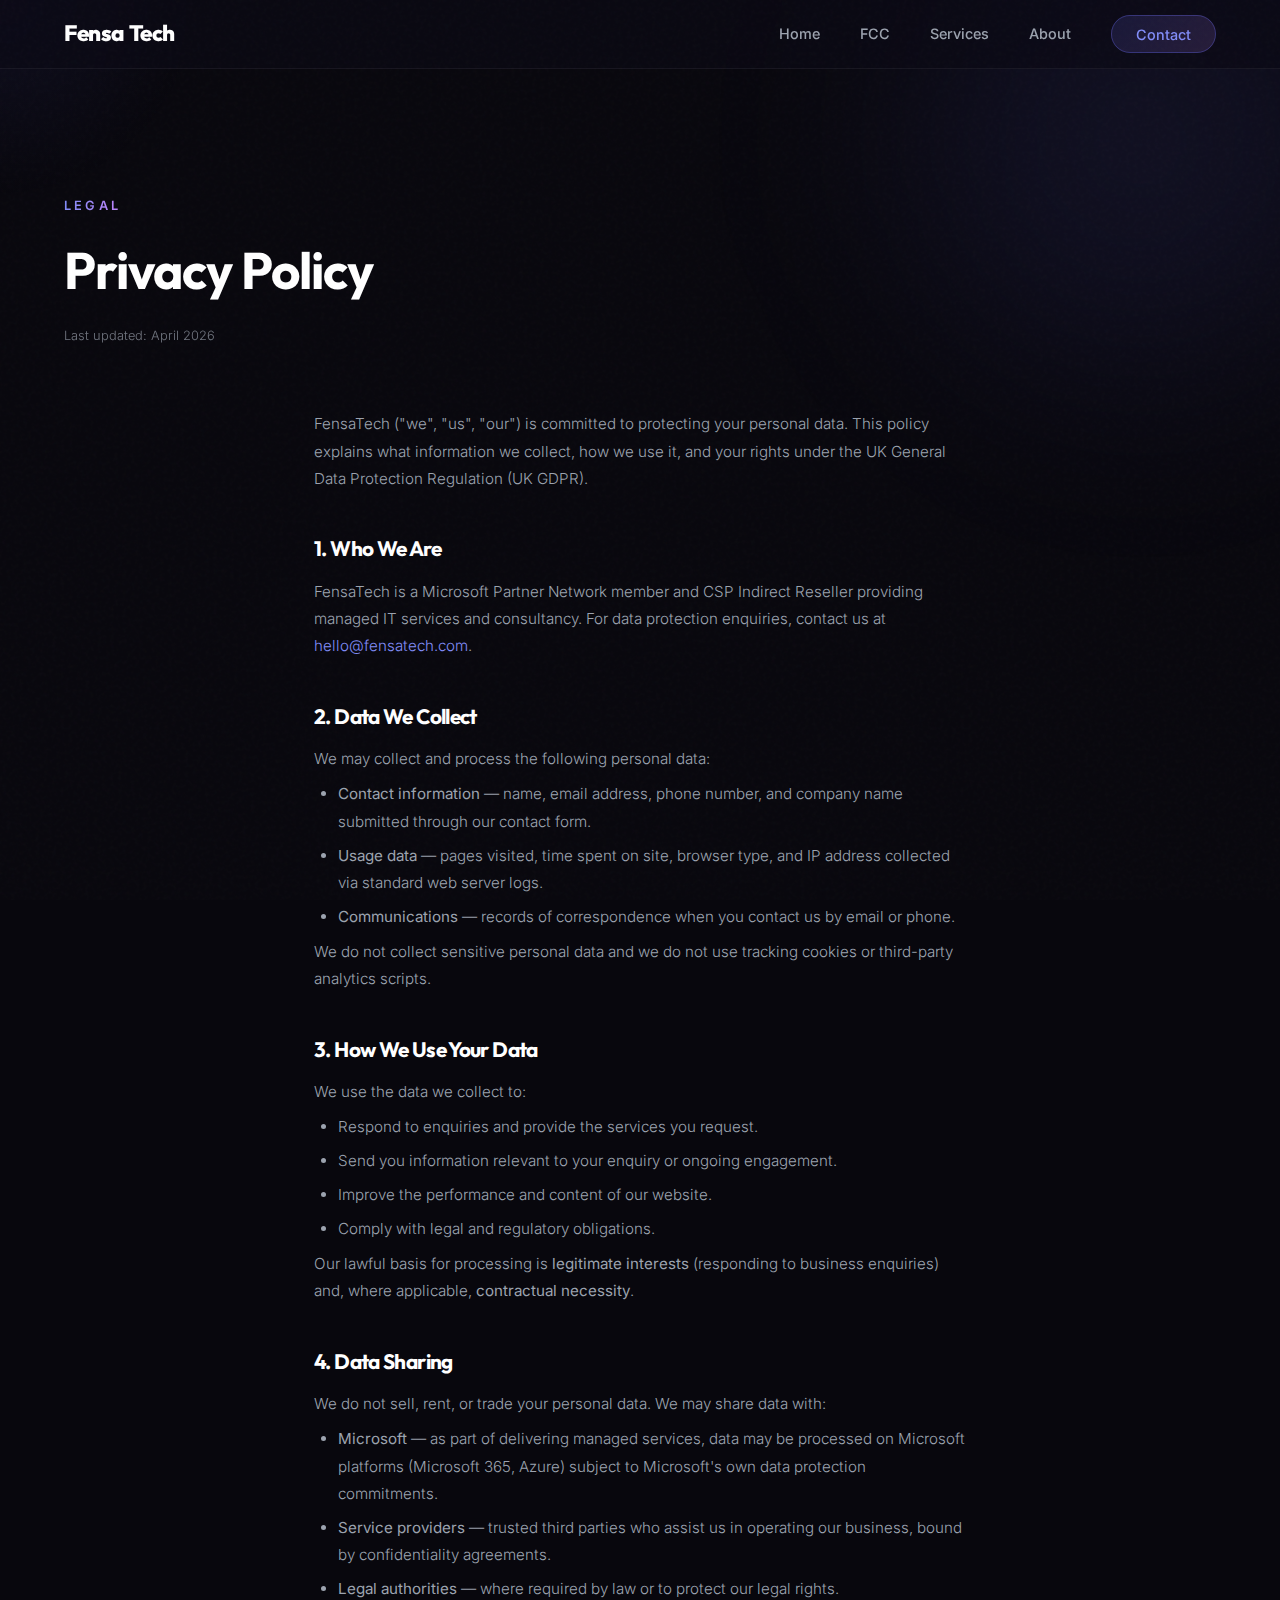
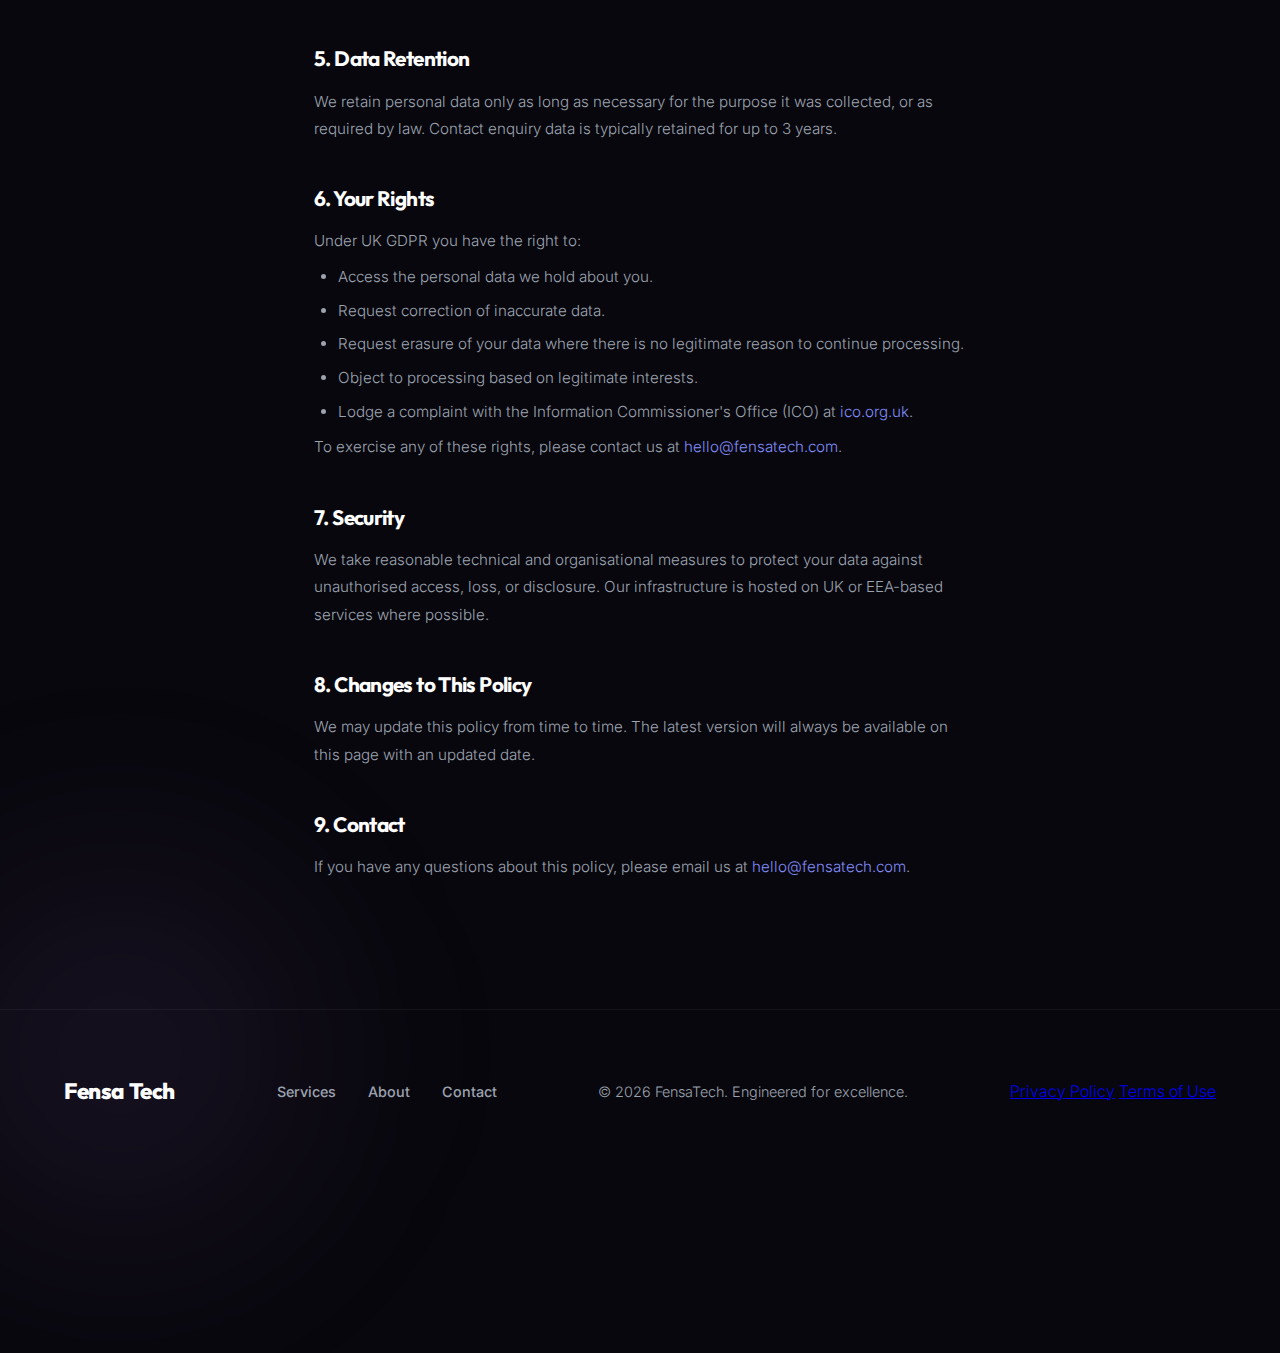
<file: privacy-policy.html>
<!DOCTYPE html>
<html lang="en">
<head>
  <meta charset="UTF-8" />
  <meta name="viewport" content="width=device-width, initial-scale=1.0" />
  <title>Privacy Policy — FensaTech</title>
  <meta name="description" content="FensaTech's privacy policy — how we collect, use and protect your data." />
  <link rel="stylesheet" href="style.css">
  <style>
    .legal-hero {
      padding: 12rem 4rem 4rem;
    }
    .legal-body {
      max-width: 780px;
      margin: 0 auto;
      padding: 0 4rem 8rem;
    }
    .legal-body h2 {
      font-size: 1.3rem;
      font-weight: 700;
      color: var(--white);
      margin: 2.5rem 0 0.75rem;
    }
    .legal-body p, .legal-body li {
      font-size: 0.95rem;
      color: var(--muted);
      line-height: 1.8;
    }
    .legal-body ul {
      padding-left: 1.5rem;
      margin: 0.5rem 0;
    }
    .legal-body li { margin-bottom: 0.4rem; }
    .legal-body a { color: var(--accent); text-decoration: none; }
    .legal-body a:hover { text-decoration: underline; }
    .last-updated {
      font-size: 0.8rem;
      color: var(--muted);
      margin-top: 0.5rem;
      opacity: 0.7;
    }
    @media (max-width: 900px) {
      .legal-hero { padding: 10rem 2rem 3rem; }
      .legal-body { padding: 0 2rem 5rem; }
    }
  </style>
</head>
<body>

  <div id="mouse-glow"></div>
  <div class="glow-orb orb-1"></div>
  <div class="glow-orb orb-2"></div>

  <nav>
    <a href="index.html" class="logo">Fensa<span>Tech</span></a>
    <ul class="nav-links">
      <li><a href="index.html">Home</a></li>
      <li><a href="https://fcc.fensatech.com">FCC</a></li>
      <li><a href="services.html">Services</a></li>
      <li><a href="about.html">About</a></li>
      <li><a href="contact.html" class="nav-cta">Contact</a></li>
    </ul>
    <button class="hamburger" id="hamburger" aria-label="Menu">
      <span></span><span></span><span></span>
    </button>
  </nav>

  <div class="mobile-menu" id="mobileMenu">
    <a href="index.html">Home</a>
    <a href="https://fcc.fensatech.com">FCC</a>
    <a href="services.html">Services</a>
    <a href="about.html">About</a>
    <a href="contact.html" class="nav-cta">Contact</a>
  </div>

  <div class="legal-hero reveal">
    <div class="section-label">Legal</div>
    <div class="section-title">Privacy Policy</div>
    <p class="last-updated">Last updated: April 2026</p>
  </div>

  <div class="legal-body reveal">

    <p>FensaTech ("we", "us", "our") is committed to protecting your personal data. This policy explains what information we collect, how we use it, and your rights under the UK General Data Protection Regulation (UK GDPR).</p>

    <h2>1. Who We Are</h2>
    <p>FensaTech is a Microsoft Partner Network member and CSP Indirect Reseller providing managed IT services and consultancy. For data protection enquiries, contact us at <a href="mailto:hello@fensatech.com">hello@fensatech.com</a>.</p>

    <h2>2. Data We Collect</h2>
    <p>We may collect and process the following personal data:</p>
    <ul>
      <li><strong>Contact information</strong> — name, email address, phone number, and company name submitted through our contact form.</li>
      <li><strong>Usage data</strong> — pages visited, time spent on site, browser type, and IP address collected via standard web server logs.</li>
      <li><strong>Communications</strong> — records of correspondence when you contact us by email or phone.</li>
    </ul>
    <p>We do not collect sensitive personal data and we do not use tracking cookies or third-party analytics scripts.</p>

    <h2>3. How We Use Your Data</h2>
    <p>We use the data we collect to:</p>
    <ul>
      <li>Respond to enquiries and provide the services you request.</li>
      <li>Send you information relevant to your enquiry or ongoing engagement.</li>
      <li>Improve the performance and content of our website.</li>
      <li>Comply with legal and regulatory obligations.</li>
    </ul>
    <p>Our lawful basis for processing is <strong>legitimate interests</strong> (responding to business enquiries) and, where applicable, <strong>contractual necessity</strong>.</p>

    <h2>4. Data Sharing</h2>
    <p>We do not sell, rent, or trade your personal data. We may share data with:</p>
    <ul>
      <li><strong>Microsoft</strong> — as part of delivering managed services, data may be processed on Microsoft platforms (Microsoft 365, Azure) subject to Microsoft's own data protection commitments.</li>
      <li><strong>Service providers</strong> — trusted third parties who assist us in operating our business, bound by confidentiality agreements.</li>
      <li><strong>Legal authorities</strong> — where required by law or to protect our legal rights.</li>
    </ul>

    <h2>5. Data Retention</h2>
    <p>We retain personal data only as long as necessary for the purpose it was collected, or as required by law. Contact enquiry data is typically retained for up to 3 years.</p>

    <h2>6. Your Rights</h2>
    <p>Under UK GDPR you have the right to:</p>
    <ul>
      <li>Access the personal data we hold about you.</li>
      <li>Request correction of inaccurate data.</li>
      <li>Request erasure of your data where there is no legitimate reason to continue processing.</li>
      <li>Object to processing based on legitimate interests.</li>
      <li>Lodge a complaint with the Information Commissioner's Office (ICO) at <a href="https://ico.org.uk" target="_blank">ico.org.uk</a>.</li>
    </ul>
    <p>To exercise any of these rights, please contact us at <a href="mailto:hello@fensatech.com">hello@fensatech.com</a>.</p>

    <h2>7. Security</h2>
    <p>We take reasonable technical and organisational measures to protect your data against unauthorised access, loss, or disclosure. Our infrastructure is hosted on UK or EEA-based services where possible.</p>

    <h2>8. Changes to This Policy</h2>
    <p>We may update this policy from time to time. The latest version will always be available on this page with an updated date.</p>

    <h2>9. Contact</h2>
    <p>If you have any questions about this policy, please email us at <a href="mailto:hello@fensatech.com">hello@fensatech.com</a>.</p>

  </div>

  <footer>
    <a href="index.html" class="logo">Fensa<span>Tech</span></a>
    <div class="footer-links">
      <a href="services.html">Services</a>
      <a href="about.html">About</a>
      <a href="contact.html">Contact</a>
    </div>
    <p>© 2026 FensaTech. Engineered for excellence.</p>
    <div class="footer-legal">
      <a href="privacy-policy.html">Privacy Policy</a>
      <a href="terms-of-use.html">Terms of Use</a>
    </div>
  </footer>

  <script src="main.js"></script>
</body>
</html>
</file>
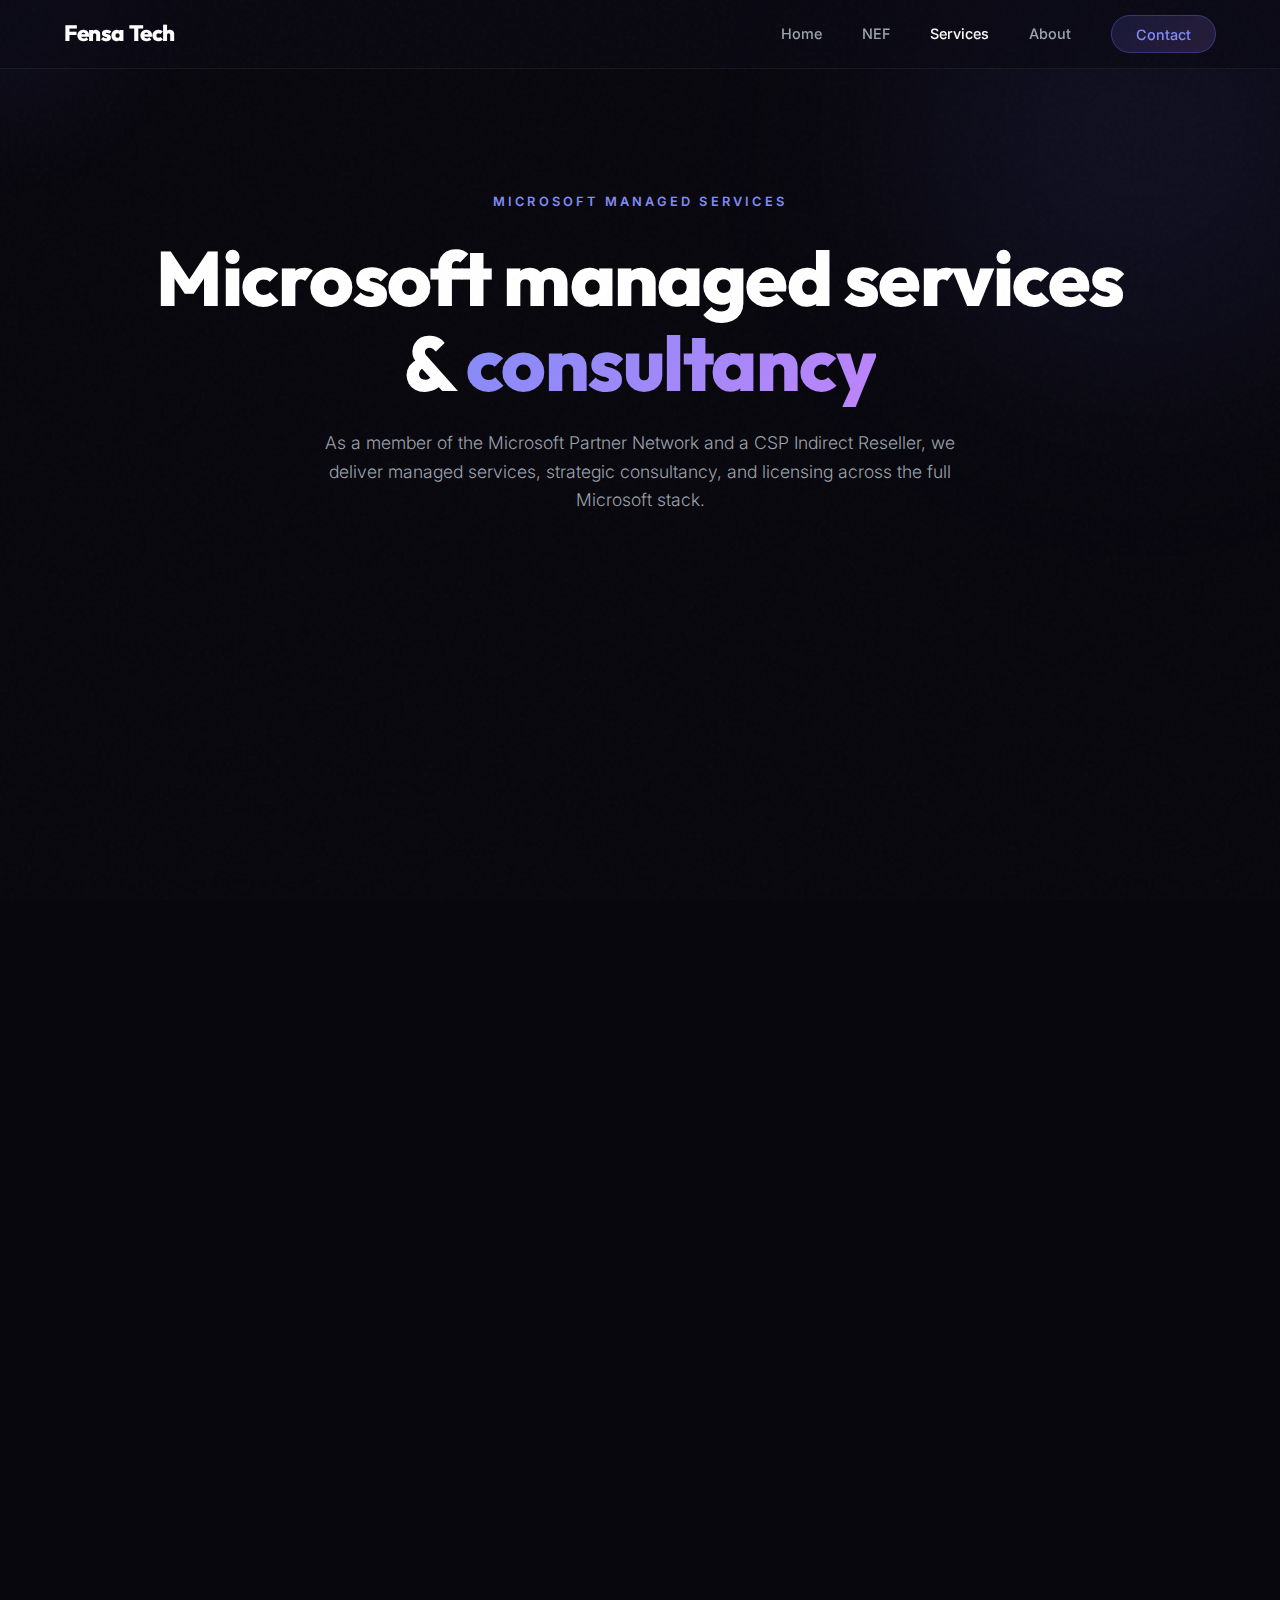
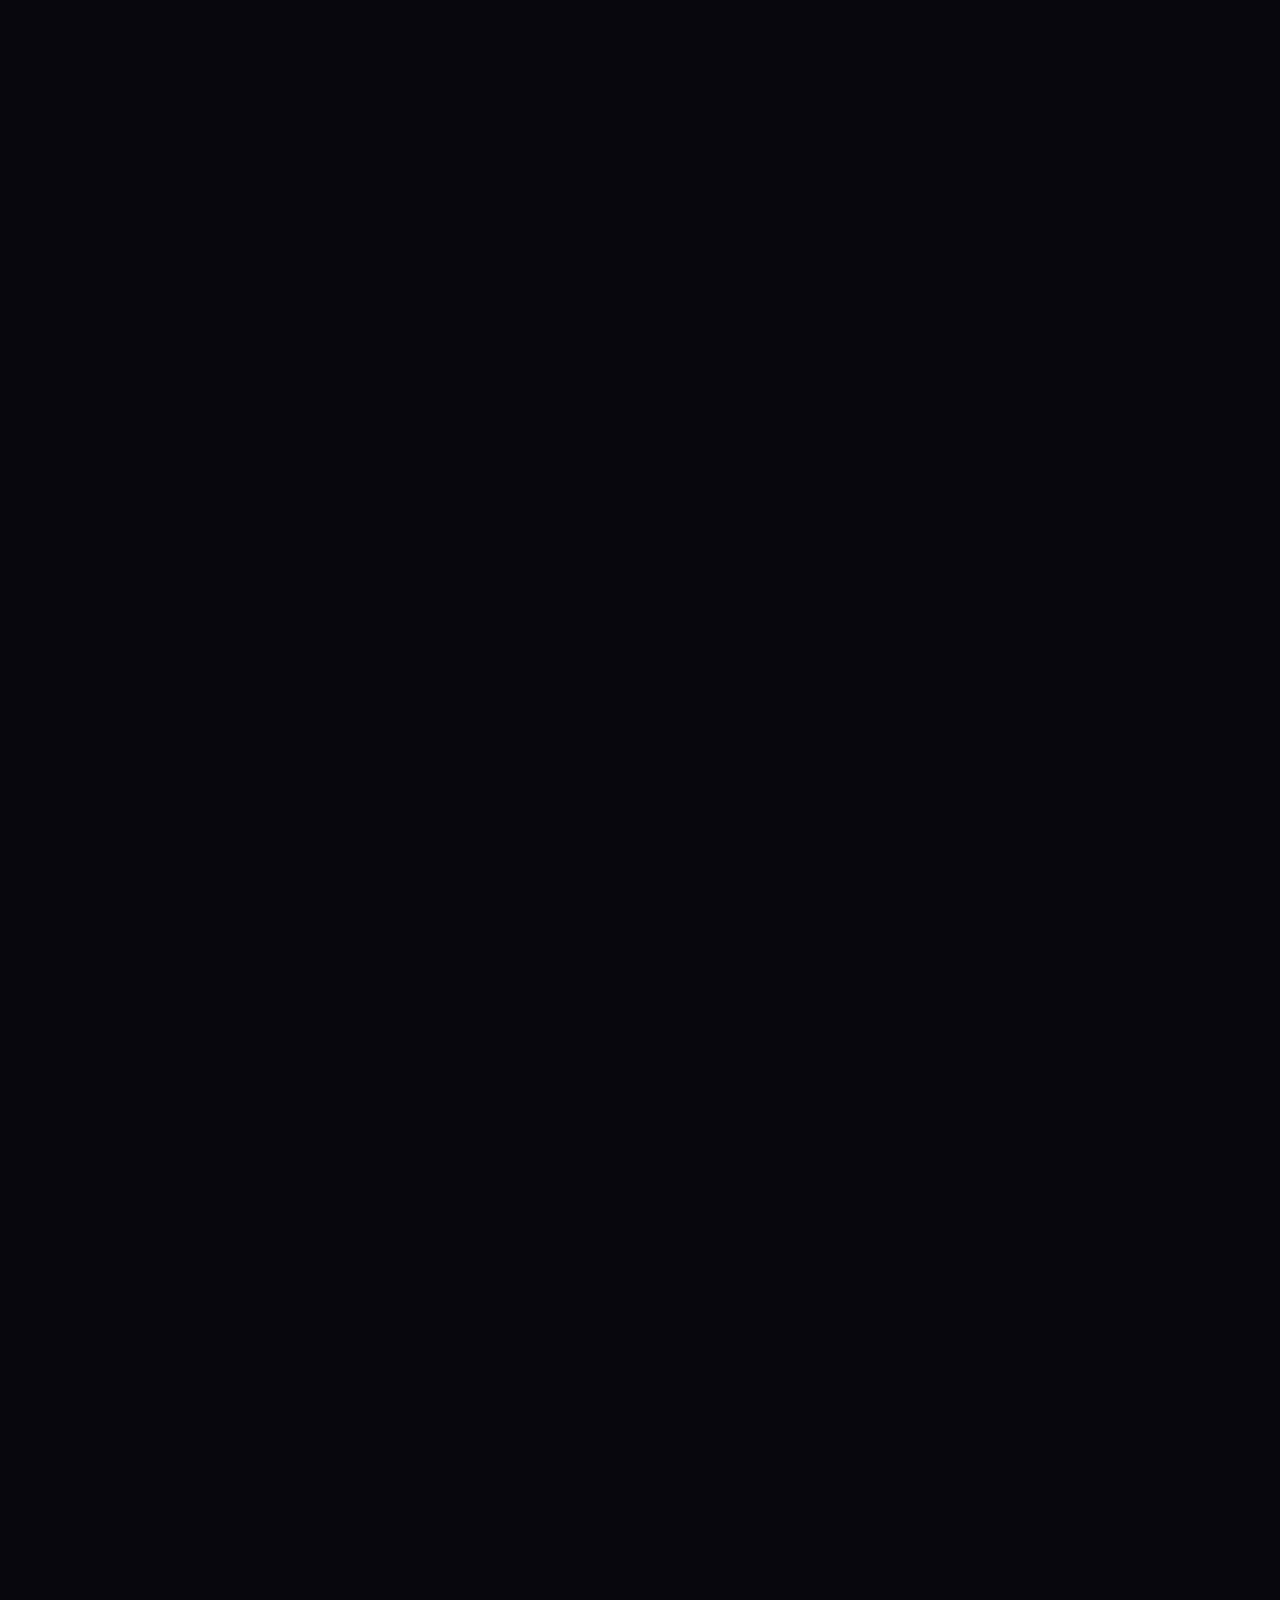
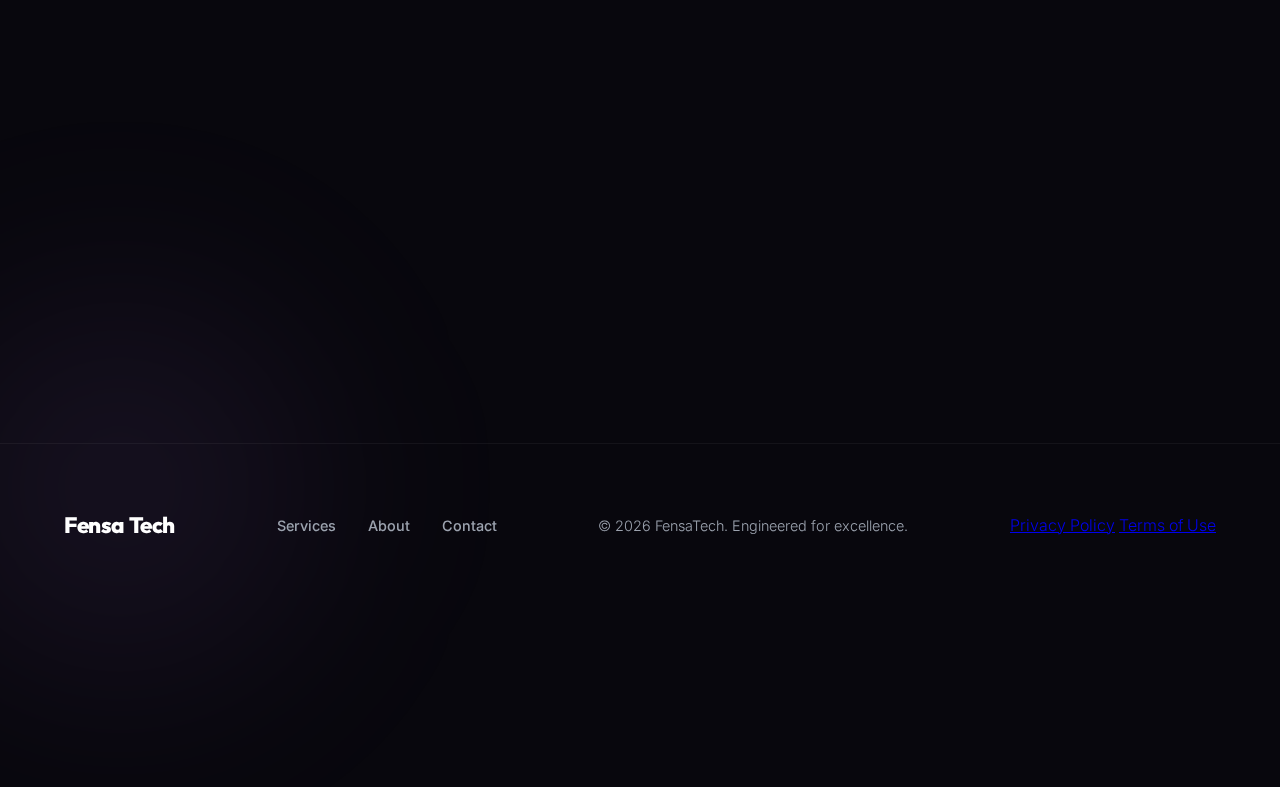
<file: services.html>
<!DOCTYPE html>
<html lang="en">

<head>
  <meta charset="UTF-8" />
  <meta name="viewport" content="width=device-width, initial-scale=1.0" />
  <title>Services — FensaTech Microsoft Managed Services</title>
  <link rel="stylesheet" href="style.css">
  <style>
    /* ── PAGE SPECIFIC STYLES: SERVICES ── */
    .page-header {
      padding: 12rem 4rem 6rem;
      position: relative;
      text-align: center;
      display: flex;
      flex-direction: column;
      align-items: center;
    }

    .page-label {
      font-size: 0.8rem;
      font-weight: 600;
      letter-spacing: 0.25em;
      text-transform: uppercase;
      color: var(--accent);
      margin-bottom: 1.5rem;
      animation: fadeUp 0.8s 0.2s cubic-bezier(0.165, 0.84, 0.44, 1) both;
    }

    .page-title {
      font-size: clamp(3rem, 6vw, 5rem);
      font-weight: 800;
      color: var(--white);
      letter-spacing: -0.02em;
      line-height: 1.1;
      animation: fadeUp 0.8s 0.35s cubic-bezier(0.165, 0.84, 0.44, 1) both;
    }

    .page-title em {
      background: linear-gradient(135deg, var(--accent) 0%, var(--accent2) 100%);
      -webkit-background-clip: text;
      color: transparent;
      font-style: normal;
    }

    .page-sub {
      margin-top: 1.5rem;
      font-size: 1.1rem;
      color: var(--muted);
      max-width: 60ch;
      animation: fadeUp 0.8s 0.5s cubic-bezier(0.165, 0.84, 0.44, 1) both;
    }

    .services-full {
      display: grid;
      grid-template-columns: repeat(auto-fit, minmax(350px, 1fr));
      gap: 2rem;
      margin-top: 2rem;
    }

    .svc {
      padding: 3rem;
      display: flex;
      flex-direction: column;
    }

    .svc-icon {
      font-size: 2rem;
      background: linear-gradient(135deg, rgba(0, 229, 255, 0.05), rgba(186, 104, 200, 0.05));
      width: 64px;
      height: 64px;
      display: flex;
      align-items: center;
      justify-content: center;
      border-radius: 20px;
      color: var(--accent);
      margin-bottom: 1.5rem;
      border: 1px solid var(--border-glow);
    }

    .svc h3 {
      font-size: 1.5rem;
      font-weight: 700;
      color: var(--white);
      margin-bottom: 1rem;
    }

    .svc p {
      font-size: 0.95rem;
      color: var(--muted);
      margin-bottom: 2rem;
      flex-grow: 1;
    }

    .svc-features {
      display: flex;
      flex-direction: column;
      gap: 0.75rem;
    }

    .svc-feature {
      display: flex;
      align-items: center;
      gap: 0.75rem;
      font-size: 0.9rem;
      color: var(--text);
      font-weight: 500;
    }

    .svc-feature svg {
      color: var(--accent2);
      flex-shrink: 0;
    }

    /* ── PROCESS ── */
    .process-steps {
      display: grid;
      grid-template-columns: repeat(auto-fit, minmax(220px, 1fr));
      gap: 2rem;
      margin-top: 4rem;
    }

    .step {
      padding: 2.5rem;
      text-align: left;
    }

    .step-num {
      width: 3.5rem;
      height: 3.5rem;
      background: linear-gradient(135deg, rgba(0, 229, 255, 0.1) 0%, transparent 100%);
      border: 1px solid var(--border-glow);
      border-radius: 50%;
      display: flex;
      align-items: center;
      justify-content: center;
      font-family: 'Outfit', sans-serif;
      font-size: 1.25rem;
      font-weight: 700;
      color: var(--accent);
      margin-bottom: 1.5rem;
    }

    .step h3 {
      font-size: 1.2rem;
      font-weight: 700;
      color: var(--white);
      margin-bottom: 0.75rem;
    }

    .step p {
      font-size: 0.9rem;
      color: var(--muted);
    }

    /* ── CTA BAND ── */
    .cta-band {
      text-align: center;
      display: flex;
      flex-direction: column;
      align-items: center;
      justify-content: center;
    }

    .cta-glass {
      padding: 5rem 4rem;
      max-width: 800px;
      width: 100%;
      text-align: center;
    }

    .cta-band p {
      color: var(--muted);
      margin-bottom: 3rem;
      max-width: 50ch;
      margin-left: auto;
      margin-right: auto;
      font-size: 1.1rem;
    }

    @media (max-width: 900px) {
      .page-header {
        padding: 9rem 2rem 4rem;
      }

      .process-steps {
        grid-template-columns: 1fr;
      }

      .cta-glass {
        padding: 3rem 2rem;
      }
    }
  </style>
</head>

<body>

  <div id="mouse-glow"></div>
  <div class="glow-orb orb-1"></div>
  <div class="glow-orb orb-2"></div>

  <nav>
    <a href="index.html" class="logo">Fensa<span>Tech</span></a>
    <ul class="nav-links">
      <li><a href="index.html">Home</a></li>
      <li><a href="https://nef.fensatech.com">NEF</a></li>
      <li><a href="services.html" class="active">Services</a></li>
      <li><a href="about.html">About</a></li>
      <li><a href="contact.html" class="nav-cta">Contact</a></li>
    </ul>
    <button class="hamburger" id="hamburger" aria-label="Menu">
      <span></span><span></span><span></span>
    </button>
  </nav>

  <div class="mobile-menu" id="mobileMenu">
    <a href="index.html">Home</a>
    <a href="https://nef.fensatech.com">NEF</a>
    <a href="services.html" class="active">Services</a>
    <a href="about.html">About</a>
    <a href="contact.html" class="nav-cta">Contact</a>
  </div>

  <!-- PAGE HEADER -->
  <div class="page-header">
    <div class="page-label">Microsoft Managed Services</div>
    <h1 class="page-title">Microsoft managed services<br>& <em>consultancy</em></h1>
    <p class="page-sub">As a member of the Microsoft Partner Network and a CSP Indirect Reseller, we deliver managed
      services, strategic consultancy, and licensing across the full Microsoft stack.</p>
  </div>

  <!-- SERVICES GRID -->
  <section class="section">
    <div class="services-full reveal-stagger">
      <div class="svc glass-card">
        <div class="svc-icon"><svg width="28" height="28" viewBox="0 0 24 24" fill="none" stroke="currentColor"
            stroke-width="2">
            <rect x="2" y="3" width="20" height="14" rx="2" ry="2"></rect>
            <line x1="8" y1="21" x2="16" y2="21"></line>
            <line x1="12" y1="17" x2="12" y2="21"></line>
          </svg></div>
        <h3>Microsoft 365</h3>
        <p>End-to-end management of your Microsoft 365 environment — from initial deployment and migration to ongoing
          administration and support.</p>
        <div class="svc-features">
          <div class="svc-feature"><svg width="18" height="18" viewBox="0 0 24 24" fill="none" stroke="currentColor"
              stroke-width="2">
              <polyline points="20 6 9 17 4 12"></polyline>
            </svg> Exchange Online & Email</div>
          <div class="svc-feature"><svg width="18" height="18" viewBox="0 0 24 24" fill="none" stroke="currentColor"
              stroke-width="2">
              <polyline points="20 6 9 17 4 12"></polyline>
            </svg> Teams & SharePoint</div>
          <div class="svc-feature"><svg width="18" height="18" viewBox="0 0 24 24" fill="none" stroke="currentColor"
              stroke-width="2">
              <polyline points="20 6 9 17 4 12"></polyline>
            </svg> Tenant Migrations</div>
          <div class="svc-feature"><svg width="18" height="18" viewBox="0 0 24 24" fill="none" stroke="currentColor"
              stroke-width="2">
              <polyline points="20 6 9 17 4 12"></polyline>
            </svg> 24/7 Managed Support</div>
        </div>
      </div>

      <div class="svc glass-card">
        <div class="svc-icon"><svg width="28" height="28" viewBox="0 0 24 24" fill="none" stroke="currentColor"
            stroke-width="2">
            <path
              d="M17.5 19c2.485 0 4.5-2.015 4.5-4.5 0-2.434-1.92-4.407-4.327-4.494.385-4.004-2.822-7.506-6.839-7.506-3.328 0-6.143 2.167-7.042 5.163C1.652 8.01 0 9.805 0 12c0 2.485 2.015 4.5 4.5 4.5h13z">
            </path>
          </svg></div>
        <h3>Azure & Entra ID</h3>
        <p>Cloud infrastructure management and identity governance on Azure — building secure, scalable environments
          with Entra ID at the core.</p>
        <div class="svc-features">
          <div class="svc-feature"><svg width="18" height="18" viewBox="0 0 24 24" fill="none" stroke="currentColor"
              stroke-width="2">
              <polyline points="20 6 9 17 4 12"></polyline>
            </svg> Azure Infrastructure Management</div>
          <div class="svc-feature"><svg width="18" height="18" viewBox="0 0 24 24" fill="none" stroke="currentColor"
              stroke-width="2">
              <polyline points="20 6 9 17 4 12"></polyline>
            </svg> Entra ID & Identity Governance</div>
          <div class="svc-feature"><svg width="18" height="18" viewBox="0 0 24 24" fill="none" stroke="currentColor"
              stroke-width="2">
              <polyline points="20 6 9 17 4 12"></polyline>
            </svg> Hybrid Identity & SSO</div>
          <div class="svc-feature"><svg width="18" height="18" viewBox="0 0 24 24" fill="none" stroke="currentColor"
              stroke-width="2">
              <polyline points="20 6 9 17 4 12"></polyline>
            </svg> Conditional Access & MFA</div>
        </div>
      </div>

      <div class="svc glass-card">
        <div class="svc-icon"><svg width="28" height="28" viewBox="0 0 24 24" fill="none" stroke="currentColor"
            stroke-width="2">
            <path d="M12 22s8-4 8-10V5l-8-3-8 3v7c0 6 8 10 8 10z"></path>
          </svg></div>
        <h3>Microsoft Defender</h3>
        <p>Comprehensive threat protection using the Microsoft Defender suite — covering endpoints, email, identities,
          and cloud apps in a unified security posture.</p>
        <div class="svc-features">
          <div class="svc-feature"><svg width="18" height="18" viewBox="0 0 24 24" fill="none" stroke="currentColor"
              stroke-width="2">
              <polyline points="20 6 9 17 4 12"></polyline>
            </svg> Defender for Endpoint</div>
          <div class="svc-feature"><svg width="18" height="18" viewBox="0 0 24 24" fill="none" stroke="currentColor"
              stroke-width="2">
              <polyline points="20 6 9 17 4 12"></polyline>
            </svg> Defender for Office 365</div>
          <div class="svc-feature"><svg width="18" height="18" viewBox="0 0 24 24" fill="none" stroke="currentColor"
              stroke-width="2">
              <polyline points="20 6 9 17 4 12"></polyline>
            </svg> Defender for Identity</div>
          <div class="svc-feature"><svg width="18" height="18" viewBox="0 0 24 24" fill="none" stroke="currentColor"
              stroke-width="2">
              <polyline points="20 6 9 17 4 12"></polyline>
            </svg> Security Posture Reviews</div>
        </div>
      </div>

      <div class="svc glass-card">
        <div class="svc-icon"><svg width="28" height="28" viewBox="0 0 24 24" fill="none" stroke="currentColor"
            stroke-width="2">
            <rect x="5" y="2" width="14" height="20" rx="2" ry="2"></rect>
            <line x1="12" y1="18" x2="12.01" y2="18"></line>
          </svg></div>
        <h3>Microsoft Endpoint Manager</h3>
        <p>Device lifecycle management using Microsoft Intune and Endpoint Manager — keeping all endpoints compliant,
          patched, and secured across your organization.</p>
        <div class="svc-features">
          <div class="svc-feature"><svg width="18" height="18" viewBox="0 0 24 24" fill="none" stroke="currentColor"
              stroke-width="2">
              <polyline points="20 6 9 17 4 12"></polyline>
            </svg> Intune Device Enrollment</div>
          <div class="svc-feature"><svg width="18" height="18" viewBox="0 0 24 24" fill="none" stroke="currentColor"
              stroke-width="2">
              <polyline points="20 6 9 17 4 12"></polyline>
            </svg> Compliance Policies</div>
          <div class="svc-feature"><svg width="18" height="18" viewBox="0 0 24 24" fill="none" stroke="currentColor"
              stroke-width="2">
              <polyline points="20 6 9 17 4 12"></polyline>
            </svg> App Deployment & Management</div>
          <div class="svc-feature"><svg width="18" height="18" viewBox="0 0 24 24" fill="none" stroke="currentColor"
              stroke-width="2">
              <polyline points="20 6 9 17 4 12"></polyline>
            </svg> Automated Patching</div>
        </div>
      </div>

      <div class="svc glass-card">
        <div class="svc-icon"><svg width="28" height="28" viewBox="0 0 24 24" fill="none" stroke="currentColor"
            stroke-width="2">
            <polyline points="22 12 18 12 15 21 9 3 6 12 2 12"></polyline>
          </svg></div>
        <h3>Microsoft Licensing (CSP)</h3>
        <p>As a Microsoft CSP Indirect Reseller, we source and manage Microsoft subscriptions for your organization —
          ensuring you have the right licenses at the right cost.</p>
        <div class="svc-features">
          <div class="svc-feature"><svg width="18" height="18" viewBox="0 0 24 24" fill="none" stroke="currentColor"
              stroke-width="2">
              <polyline points="20 6 9 17 4 12"></polyline>
            </svg> Microsoft 365 Licensing</div>
          <div class="svc-feature"><svg width="18" height="18" viewBox="0 0 24 24" fill="none" stroke="currentColor"
              stroke-width="2">
              <polyline points="20 6 9 17 4 12"></polyline>
            </svg> Azure Subscription Management</div>
          <div class="svc-feature"><svg width="18" height="18" viewBox="0 0 24 24" fill="none" stroke="currentColor"
              stroke-width="2">
              <polyline points="20 6 9 17 4 12"></polyline>
            </svg> License Optimization</div>
          <div class="svc-feature"><svg width="18" height="18" viewBox="0 0 24 24" fill="none" stroke="currentColor"
              stroke-width="2">
              <polyline points="20 6 9 17 4 12"></polyline>
            </svg> CSP Billing & Support</div>
        </div>
      </div>
    </div>
  </section>

  <!-- PROCESS -->
  <section class="section">
    <div class="reveal" style="text-align:center">
      <div class="section-label">How We Work</div>
      <div class="section-title">Our Onboarding Process</div>
    </div>
    <div class="process-steps reveal-stagger">
      <div class="step glass-card">
        <div class="step-num">01</div>
        <h3>Discovery & Assessment</h3>
        <p>We review your current Microsoft environment, identify gaps, and establish a clear baseline for your
          Microsoft 365, Azure, and security posture.</p>
      </div>
      <div class="step glass-card">
        <div class="step-num">02</div>
        <h3>Plan & Align</h3>
        <p>We build a tailored service plan covering managed services, licensing, security, and device management —
          aligned to your business needs and budget.</p>
      </div>
      <div class="step glass-card">
        <div class="step-num">03</div>
        <h3>Onboard & Deploy</h3>
        <p>Our team takes over management of your Microsoft environment with minimal disruption — handling migrations,
          configurations, and policy rollouts.</p>
      </div>
      <div class="step glass-card">
        <div class="step-num">04</div>
        <h3>Ongoing Management</h3>
        <p>We continuously monitor, patch, and optimize your Microsoft environment, keeping you secure and compliant
          while you focus on your business.</p>
      </div>
    </div>
  </section>

  <!-- CTA -->
  <section class="section cta-band">
    <div class="cta-glass glass-card reveal">
      <div class="section-label">Get in Touch</div>
      <div class="section-title">Let's talk about your <em>Microsoft environment</em></div>
      <p>Whether you need managed services, strategic consultancy, licensing, or security — we're a Microsoft Partner
        Network member here to help you get more from your Microsoft investment.</p>
      <a href="contact.html" class="btn-primary">Contact Us</a>
    </div>
  </section>

  <footer>
    <a href="index.html" class="logo">Fensa<span>Tech</span></a>
    <div class="footer-links">
      <a href="services.html">Services</a>
      <a href="about.html">About</a>
      <a href="contact.html">Contact</a>
    </div>
    <p>© 2026 FensaTech. Engineered for excellence.</p>
    <div class="footer-legal">
      <a href="privacy-policy.html">Privacy Policy</a>
      <a href="terms-of-use.html">Terms of Use</a>
    </div>
  </footer>

  <script src="main.js"></script>
</body>

</html>
</file>
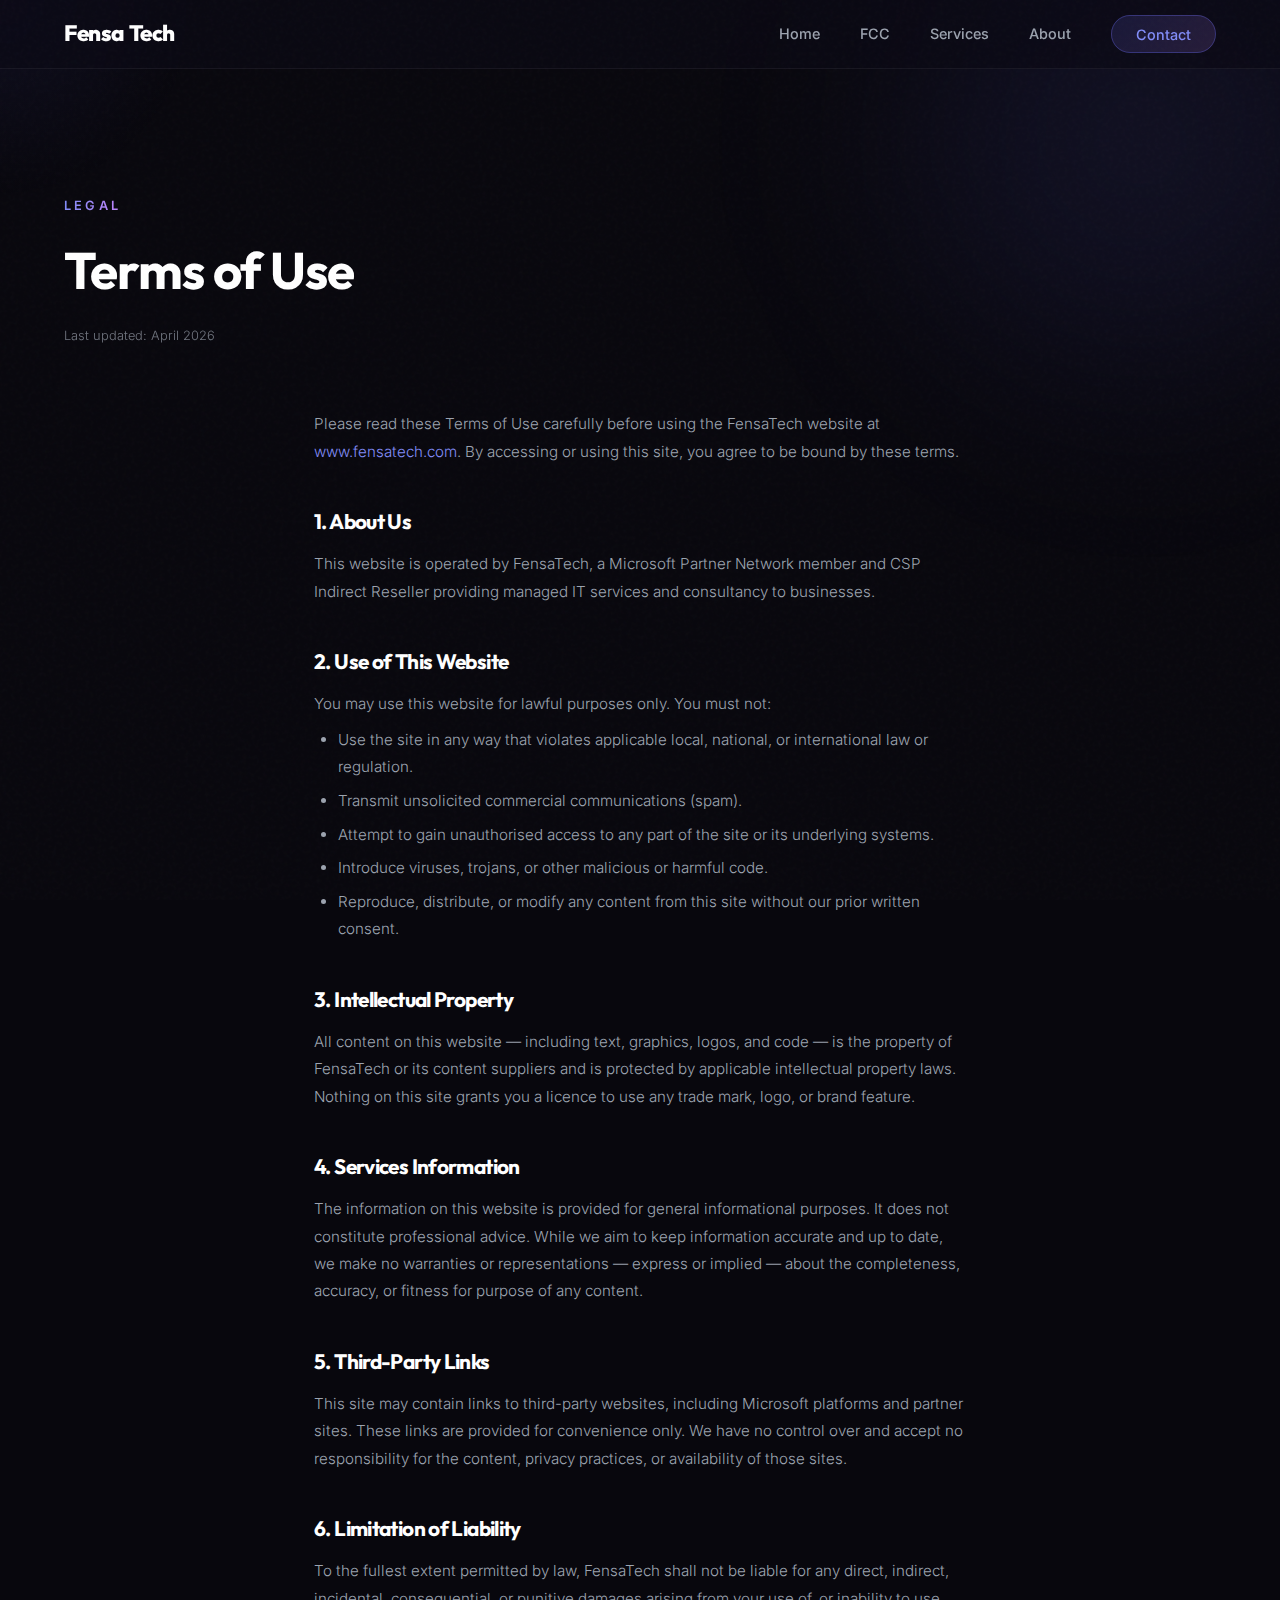
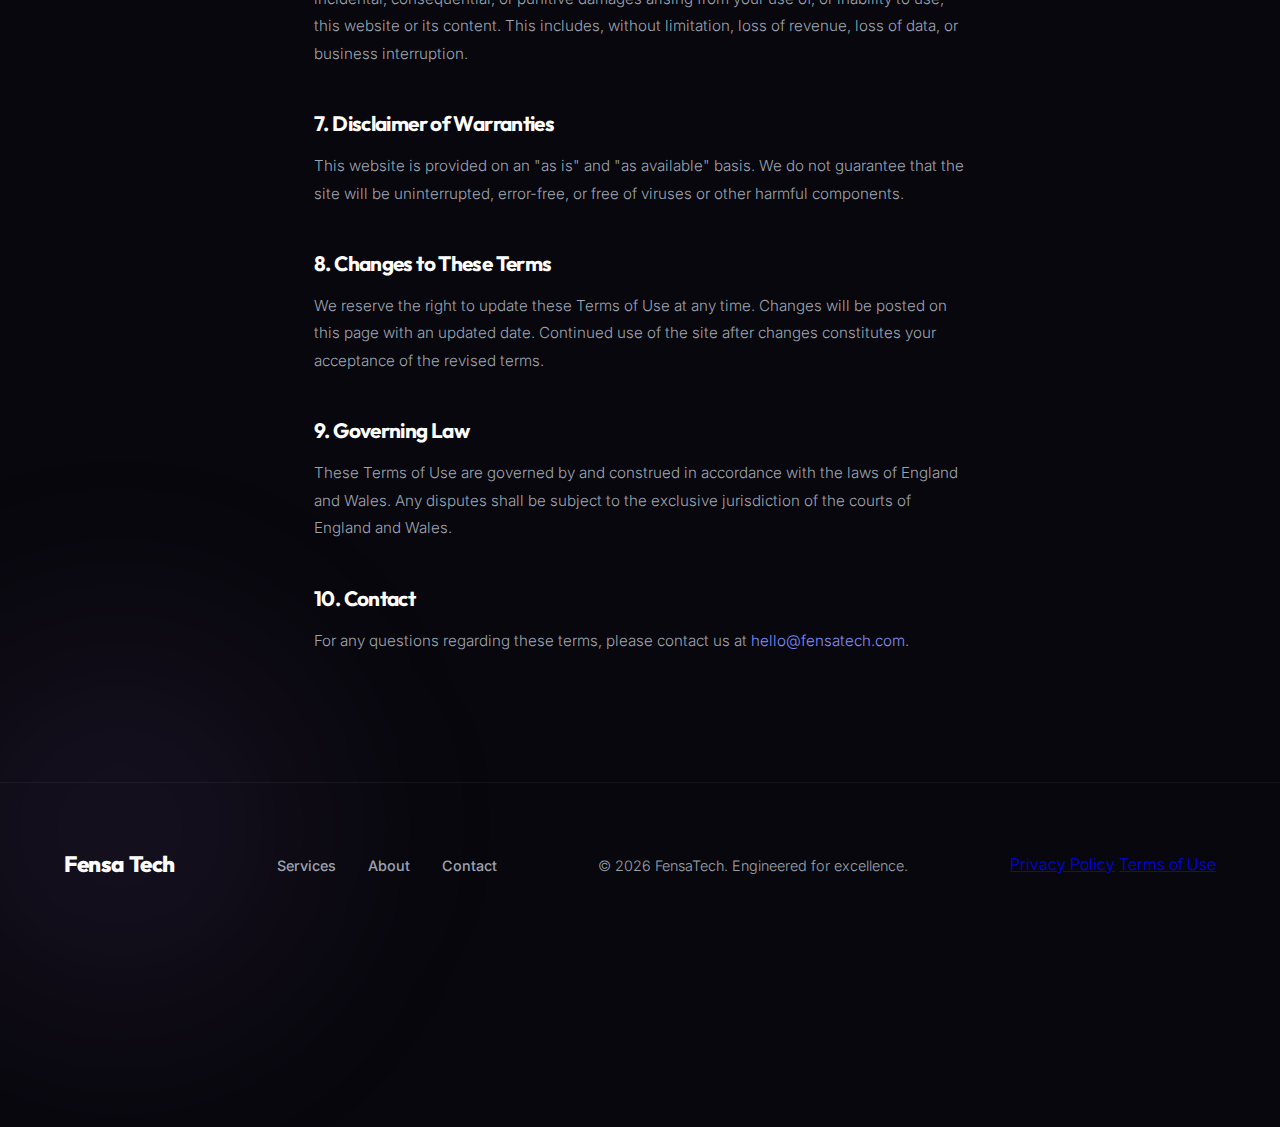
<file: terms-of-use.html>
<!DOCTYPE html>
<html lang="en">
<head>
  <meta charset="UTF-8" />
  <meta name="viewport" content="width=device-width, initial-scale=1.0" />
  <title>Terms of Use — FensaTech</title>
  <meta name="description" content="FensaTech's terms of use governing access to our website and services." />
  <link rel="stylesheet" href="style.css">
  <style>
    .legal-hero {
      padding: 12rem 4rem 4rem;
    }
    .legal-body {
      max-width: 780px;
      margin: 0 auto;
      padding: 0 4rem 8rem;
    }
    .legal-body h2 {
      font-size: 1.3rem;
      font-weight: 700;
      color: var(--white);
      margin: 2.5rem 0 0.75rem;
    }
    .legal-body p, .legal-body li {
      font-size: 0.95rem;
      color: var(--muted);
      line-height: 1.8;
    }
    .legal-body ul {
      padding-left: 1.5rem;
      margin: 0.5rem 0;
    }
    .legal-body li { margin-bottom: 0.4rem; }
    .legal-body a { color: var(--accent); text-decoration: none; }
    .legal-body a:hover { text-decoration: underline; }
    .last-updated {
      font-size: 0.8rem;
      color: var(--muted);
      margin-top: 0.5rem;
      opacity: 0.7;
    }
    @media (max-width: 900px) {
      .legal-hero { padding: 10rem 2rem 3rem; }
      .legal-body { padding: 0 2rem 5rem; }
    }
  </style>
</head>
<body>

  <div id="mouse-glow"></div>
  <div class="glow-orb orb-1"></div>
  <div class="glow-orb orb-2"></div>

  <nav>
    <a href="index.html" class="logo">Fensa<span>Tech</span></a>
    <ul class="nav-links">
      <li><a href="index.html">Home</a></li>
      <li><a href="https://fcc.fensatech.com">FCC</a></li>
      <li><a href="services.html">Services</a></li>
      <li><a href="about.html">About</a></li>
      <li><a href="contact.html" class="nav-cta">Contact</a></li>
    </ul>
    <button class="hamburger" id="hamburger" aria-label="Menu">
      <span></span><span></span><span></span>
    </button>
  </nav>

  <div class="mobile-menu" id="mobileMenu">
    <a href="index.html">Home</a>
    <a href="https://fcc.fensatech.com">FCC</a>
    <a href="services.html">Services</a>
    <a href="about.html">About</a>
    <a href="contact.html" class="nav-cta">Contact</a>
  </div>

  <div class="legal-hero reveal">
    <div class="section-label">Legal</div>
    <div class="section-title">Terms of Use</div>
    <p class="last-updated">Last updated: April 2026</p>
  </div>

  <div class="legal-body reveal">

    <p>Please read these Terms of Use carefully before using the FensaTech website at <a href="https://www.fensatech.com">www.fensatech.com</a>. By accessing or using this site, you agree to be bound by these terms.</p>

    <h2>1. About Us</h2>
    <p>This website is operated by FensaTech, a Microsoft Partner Network member and CSP Indirect Reseller providing managed IT services and consultancy to businesses.</p>

    <h2>2. Use of This Website</h2>
    <p>You may use this website for lawful purposes only. You must not:</p>
    <ul>
      <li>Use the site in any way that violates applicable local, national, or international law or regulation.</li>
      <li>Transmit unsolicited commercial communications (spam).</li>
      <li>Attempt to gain unauthorised access to any part of the site or its underlying systems.</li>
      <li>Introduce viruses, trojans, or other malicious or harmful code.</li>
      <li>Reproduce, distribute, or modify any content from this site without our prior written consent.</li>
    </ul>

    <h2>3. Intellectual Property</h2>
    <p>All content on this website — including text, graphics, logos, and code — is the property of FensaTech or its content suppliers and is protected by applicable intellectual property laws. Nothing on this site grants you a licence to use any trade mark, logo, or brand feature.</p>

    <h2>4. Services Information</h2>
    <p>The information on this website is provided for general informational purposes. It does not constitute professional advice. While we aim to keep information accurate and up to date, we make no warranties or representations — express or implied — about the completeness, accuracy, or fitness for purpose of any content.</p>

    <h2>5. Third-Party Links</h2>
    <p>This site may contain links to third-party websites, including Microsoft platforms and partner sites. These links are provided for convenience only. We have no control over and accept no responsibility for the content, privacy practices, or availability of those sites.</p>

    <h2>6. Limitation of Liability</h2>
    <p>To the fullest extent permitted by law, FensaTech shall not be liable for any direct, indirect, incidental, consequential, or punitive damages arising from your use of, or inability to use, this website or its content. This includes, without limitation, loss of revenue, loss of data, or business interruption.</p>

    <h2>7. Disclaimer of Warranties</h2>
    <p>This website is provided on an "as is" and "as available" basis. We do not guarantee that the site will be uninterrupted, error-free, or free of viruses or other harmful components.</p>

    <h2>8. Changes to These Terms</h2>
    <p>We reserve the right to update these Terms of Use at any time. Changes will be posted on this page with an updated date. Continued use of the site after changes constitutes your acceptance of the revised terms.</p>

    <h2>9. Governing Law</h2>
    <p>These Terms of Use are governed by and construed in accordance with the laws of England and Wales. Any disputes shall be subject to the exclusive jurisdiction of the courts of England and Wales.</p>

    <h2>10. Contact</h2>
    <p>For any questions regarding these terms, please contact us at <a href="mailto:hello@fensatech.com">hello@fensatech.com</a>.</p>

  </div>

  <footer>
    <a href="index.html" class="logo">Fensa<span>Tech</span></a>
    <div class="footer-links">
      <a href="services.html">Services</a>
      <a href="about.html">About</a>
      <a href="contact.html">Contact</a>
    </div>
    <p>© 2026 FensaTech. Engineered for excellence.</p>
    <div class="footer-legal">
      <a href="privacy-policy.html">Privacy Policy</a>
      <a href="terms-of-use.html">Terms of Use</a>
    </div>
  </footer>

  <script src="main.js"></script>
</body>
</html>
</file>
<file: style.css>
@import url('https://fonts.googleapis.com/css2?family=Outfit:wght@300;400;500;600;700;800&family=Inter:wght@300;400;500;600&display=swap');

*, *::before, *::after { box-sizing: border-box; margin: 0; padding: 0; }

:root {
  --bg: hsl(250, 30%, 4%);
  --surface: rgba(24, 20, 40, 0.5);
  --surface-hover: rgba(36, 30, 58, 0.65);
  --border: rgba(255, 255, 255, 0.08);
  --border-glow: rgba(99, 102, 241, 0.35);

  --accent: #818cf8;
  --accent-dark: #6366f1;
  --accent-glow: rgba(99, 102, 241, 0.15);
  --accent2: #c084fc;
  --accent2-glow: rgba(192, 132, 252, 0.15);

  --text: #f3f4f6;
  --muted: #9ca3af;
  --white: #ffffff;

  --glass-blur: blur(16px);
  --glass-border: 1px solid rgba(255, 255, 255, 0.06);
  --glass-shadow: 0 8px 32px 0 rgba(0, 0, 0, 0.35);
}

html { scroll-behavior: smooth; }

body {
  background: var(--bg);
  color: var(--text);
  font-family: 'Inter', sans-serif;
  font-weight: 300;
  line-height: 1.6;
  overflow-x: hidden;
  position: relative;
}

body::after {
  content: '';
  position: fixed;
  inset: 0;
  background-image: url("data:image/svg+xml,%3Csvg viewBox='0 0 256 256' xmlns='http://www.w3.org/2000/svg'%3E%3Cfilter id='noise'%3E%3CfeTurbulence type='fractalNoise' baseFrequency='0.85' numOctaves='3' stitchTiles='stitch'/%3E%3C/filter%3E%3Crect width='100%25' height='100%25' filter='url(%23noise)' opacity='0.03'/%3E%3C/svg%3E");
  pointer-events: none;
  z-index: 1000;
  opacity: 0.8;
}

h1, h2, h3, h4, h5, h6 {
  font-family: 'Outfit', sans-serif;
  letter-spacing: -0.03em;
  color: var(--white);
}

/* ── NAV ── */
nav {
  position: fixed;
  top: 0; left: 0; right: 0;
  z-index: 500;
  display: flex;
  justify-content: space-between;
  align-items: center;
  padding: 1rem 4rem;
  background: rgba(10, 8, 20, 0.7);
  backdrop-filter: var(--glass-blur);
  -webkit-backdrop-filter: var(--glass-blur);
  border-bottom: var(--glass-border);
}

.logo {
  font-family: 'Outfit', sans-serif;
  font-weight: 800;
  font-size: 1.4rem;
  letter-spacing: -0.02em;
  color: var(--white);
  text-decoration: none;
  display: flex;
  align-items: center;
  gap: 0.25rem;
}
.logo .logo-tag {
  font-size: 0.65rem;
  font-weight: 700;
  letter-spacing: 0.12em;
  text-transform: uppercase;
  color: var(--accent);
  background: rgba(99,102,241,0.12);
  border: 1px solid var(--border-glow);
  padding: 0.15rem 0.5rem;
  border-radius: 99px;
  margin-left: 0.5rem;
  font-family: 'Inter', sans-serif;
}

.nav-links {
  display: flex;
  gap: 2.5rem;
  list-style: none;
  align-items: center;
}
.nav-links a {
  color: var(--muted);
  text-decoration: none;
  font-size: 0.9rem;
  font-weight: 500;
  transition: color 0.3s;
}
.nav-links a:hover, .nav-links a.active { color: var(--white); }

.nav-cta {
  background: linear-gradient(135deg, rgba(99,102,241,0.15), rgba(192,132,252,0.15));
  border: 1px solid var(--border-glow);
  color: var(--accent) !important;
  padding: 0.6rem 1.5rem !important;
  border-radius: 30px;
}
.nav-cta:hover {
  background: var(--accent-dark) !important;
  color: #fff !important;
}

.hamburger {
  display: none;
  flex-direction: column;
  gap: 6px;
  cursor: pointer;
  background: none;
  border: none;
  padding: 4px;
}
.hamburger span {
  display: block;
  width: 28px; height: 2px;
  background: var(--white);
  border-radius: 2px;
  transition: all 0.3s;
}
.mobile-menu {
  display: flex;
  position: fixed;
  top: 0; left: 0; width: 100vw; height: 100vh;
  background: rgba(10, 8, 20, 0.97);
  backdrop-filter: blur(20px);
  z-index: 499;
  flex-direction: column;
  justify-content: center;
  align-items: center;
  gap: 2rem;
  opacity: 0;
  pointer-events: none;
  transition: opacity 0.4s ease;
}
.mobile-menu.open { opacity: 1; pointer-events: auto; }
.mobile-menu a {
  color: var(--text);
  text-decoration: none;
  font-family: 'Outfit', sans-serif;
  font-size: 2rem;
  font-weight: 600;
  text-transform: uppercase;
  letter-spacing: 0.05em;
  transition: color 0.3s;
}
.mobile-menu a:hover { color: var(--accent); }

/* ── BUTTONS ── */
.btn-primary {
  background: linear-gradient(135deg, var(--accent-dark) 0%, var(--accent2) 100%);
  color: #fff;
  padding: 1rem 2.5rem;
  font-family: 'Outfit', sans-serif;
  font-weight: 600;
  font-size: 1rem;
  border: none;
  border-radius: 50px;
  cursor: pointer;
  text-decoration: none;
  display: inline-flex;
  align-items: center;
  gap: 0.5rem;
  transition: all 0.3s cubic-bezier(0.175, 0.885, 0.32, 1.275);
  box-shadow: 0 10px 30px rgba(99,102,241,0.3);
  position: relative;
  overflow: hidden;
}
.btn-primary:hover {
  transform: translateY(-3px) scale(1.02);
  box-shadow: 0 15px 35px rgba(99,102,241,0.45);
}

.btn-ghost {
  background: rgba(255,255,255,0.03);
  border: 1px solid var(--border);
  color: var(--white);
  padding: 1rem 2.5rem;
  font-family: 'Outfit', sans-serif;
  font-weight: 500;
  font-size: 1rem;
  border-radius: 50px;
  cursor: pointer;
  text-decoration: none;
  display: inline-flex;
  align-items: center;
  gap: 0.5rem;
  transition: all 0.3s;
}
.btn-ghost:hover {
  border-color: var(--accent);
  color: var(--accent);
  transform: translateY(-2px);
}

/* ── SECTIONS ── */
.section { padding: 8rem 4rem; position: relative; z-index: 10; }

.section-label {
  font-family: 'Inter', sans-serif;
  font-size: 0.8rem;
  font-weight: 600;
  letter-spacing: 0.25em;
  text-transform: uppercase;
  background: linear-gradient(90deg, var(--accent), var(--accent2));
  -webkit-background-clip: text;
  color: transparent;
  margin-bottom: 1.5rem;
  display: inline-block;
}

.section-title {
  font-family: 'Outfit', sans-serif;
  font-size: clamp(2rem, 4vw, 3.5rem);
  font-weight: 700;
  color: var(--white);
  letter-spacing: -0.02em;
  line-height: 1.2;
  margin-bottom: 1.5rem;
}
.section-title em {
  font-style: normal;
  background: linear-gradient(135deg, var(--accent) 0%, var(--accent2) 100%);
  -webkit-background-clip: text;
  color: transparent;
}

/* ── GLASS CARDS ── */
.glass-card {
  background: var(--surface);
  backdrop-filter: var(--glass-blur);
  -webkit-backdrop-filter: var(--glass-blur);
  border: var(--glass-border);
  border-radius: 20px;
  box-shadow: var(--glass-shadow);
  position: relative;
  overflow: hidden;
  transition: all 0.4s cubic-bezier(0.165, 0.84, 0.44, 1);
}
.glass-card:hover {
  transform: translateY(-6px);
  background: var(--surface-hover);
  border-color: rgba(99,102,241,0.2);
  box-shadow: 0 20px 40px rgba(0,0,0,0.4), 0 0 30px rgba(99,102,241,0.06);
}

/* ── ANIMATIONS ── */
@keyframes fadeUp {
  from { opacity: 0; transform: translateY(40px); }
  to   { opacity: 1; transform: translateY(0); }
}
@keyframes pulseGlow {
  0% { transform: scale(1) translate(-50%, -50%); opacity: 0.5; }
  50% { transform: scale(1.1) translate(-45%, -45%); opacity: 0.8; }
  100% { transform: scale(1) translate(-50%, -50%); opacity: 0.5; }
}

.reveal {
  opacity: 0;
  transform: translateY(30px);
  transition: all 0.8s cubic-bezier(0.165, 0.84, 0.44, 1);
}
.reveal.visible { opacity: 1; transform: translateY(0); }

.reveal-stagger > * {
  opacity: 0;
  transform: translateY(20px);
  transition: all 0.6s cubic-bezier(0.165, 0.84, 0.44, 1);
}
.reveal-stagger.visible > *:nth-child(1) { opacity: 1; transform: translateY(0); transition-delay: 0.1s; }
.reveal-stagger.visible > *:nth-child(2) { opacity: 1; transform: translateY(0); transition-delay: 0.2s; }
.reveal-stagger.visible > *:nth-child(3) { opacity: 1; transform: translateY(0); transition-delay: 0.3s; }
.reveal-stagger.visible > *:nth-child(4) { opacity: 1; transform: translateY(0); transition-delay: 0.4s; }
.reveal-stagger.visible > *:nth-child(5) { opacity: 1; transform: translateY(0); transition-delay: 0.5s; }
.reveal-stagger.visible > *:nth-child(6) { opacity: 1; transform: translateY(0); transition-delay: 0.6s; }

/* ── FOOTER ── */
footer {
  border-top: 1px solid rgba(255,255,255,0.05);
  padding: 4rem;
  display: flex;
  justify-content: space-between;
  align-items: center;
  position: relative;
  z-index: 10;
  flex-wrap: wrap;
  gap: 1.5rem;
}
footer p { font-size: 0.9rem; color: var(--muted); }
.footer-links { display: flex; gap: 2rem; }
.footer-links a {
  font-size: 0.9rem;
  font-weight: 500;
  color: var(--muted);
  text-decoration: none;
  transition: color 0.3s;
}
.footer-links a:hover { color: var(--accent); }

/* ── BACKGROUND ORBS ── */
.glow-orb {
  position: absolute;
  border-radius: 50%;
  filter: blur(80px);
  z-index: 0;
  pointer-events: none;
  animation: pulseGlow 15s infinite alternate ease-in-out;
}
.orb-1 {
  width: 700px; height: 700px;
  background: radial-gradient(circle, rgba(99,102,241,0.12) 0%, transparent 70%);
  top: 0; right: 0;
  transform: translate(30%, -30%);
}
.orb-2 {
  width: 600px; height: 600px;
  background: radial-gradient(circle, rgba(192,132,252,0.1) 0%, transparent 70%);
  bottom: 0; left: 0;
  transform: translate(-30%, 30%);
  animation-delay: -5s;
}

#mouse-glow {
  position: fixed;
  width: 400px; height: 400px;
  background: radial-gradient(circle, rgba(99,102,241,0.08) 0%, transparent 70%);
  border-radius: 50%;
  pointer-events: none;
  z-index: 1;
  transform: translate(-50%, -50%);
  transition: transform 0.1s ease;
  display: none;
}
@media (hover: hover) { #mouse-glow { display: block; } }

/* ── RESPONSIVE ── */
@media (max-width: 900px) {
  nav { padding: 1.25rem 2rem; }
  .nav-links { display: none; }
  .hamburger { display: flex; }
  .section { padding: 5rem 2rem; }
  footer { flex-direction: column; text-align: center; padding: 3rem 2rem; }
  .footer-links { flex-wrap: wrap; justify-content: center; gap: 1.5rem; }
}
</file>
